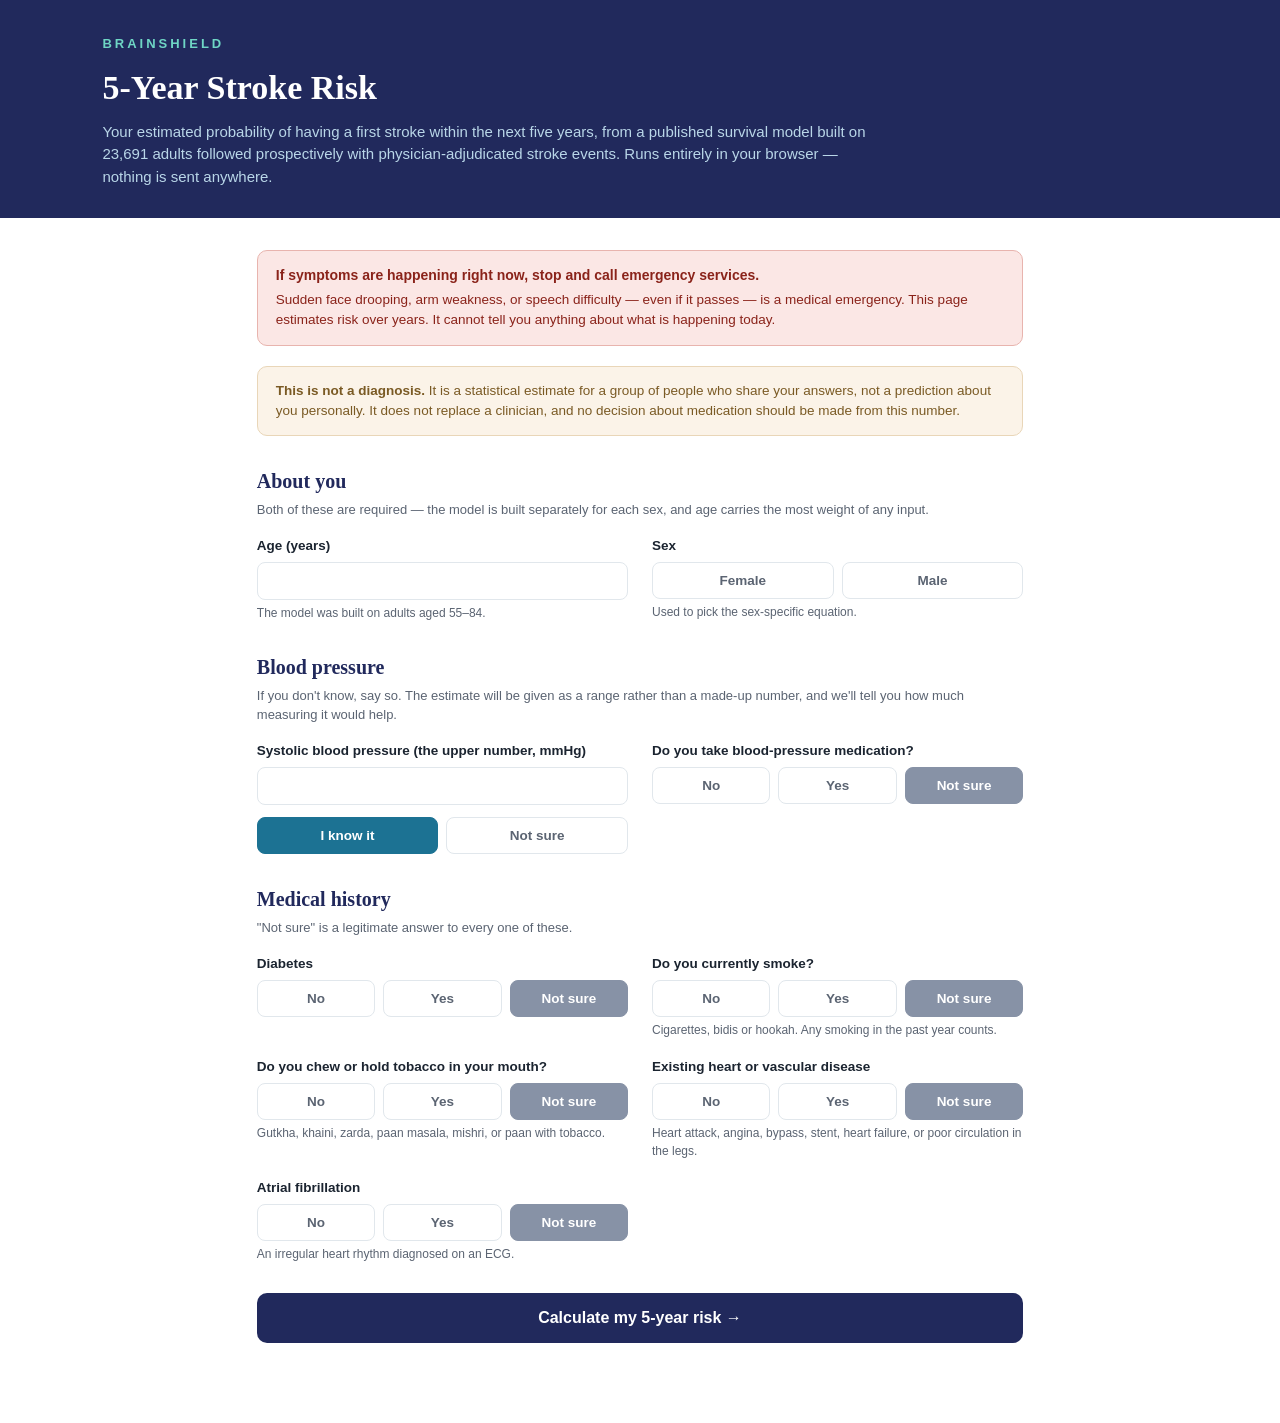
<file: risk5.html>
<!DOCTYPE html>
<html lang="en">
<head>
<meta charset="UTF-8" />
<meta name="viewport" content="width=device-width, initial-scale=1.0" />
<title>BrainShield — 5-Year Stroke Risk</title>
<style>
  :root{
    --navy:#21295C; --blue:#065A82; --teal:#1C7293; --mint:#6FD6C5;
    --ink:#1B2430; --muted:#5B6472; --card:#F2F6F8; --white:#FFFFFF;
    --danger:#B85042; --border:#E1E7EC; --amber:#8A5A00; --amberbg:#FDF2DC;
    --greenbg:#E4F3EE; --green:#1E7B5C; --redbg:#FBE7E5; --red:#96271C;
  }
  *{box-sizing:border-box;}
  body{margin:0; font-family:Calibri,"Segoe UI",Arial,sans-serif; background:var(--white); color:var(--ink); line-height:1.5;}
  header{background:var(--navy); color:var(--white); padding:34px 8vw 30px;}
  header .kicker{color:var(--mint); font-weight:700; letter-spacing:3px; font-size:13px; margin-bottom:8px;}
  header h1{font-family:Cambria,Georgia,serif; font-size:34px; margin:0 0 8px;}
  header p{color:#B9D6E8; font-size:15px; margin:0; max-width:780px;}
  main{max-width:920px; margin:0 auto; padding:32px 6vw 80px;}
  .emergency{background:#FBE7E5; border:1px solid #E8B4AE; color:#8A231A; padding:14px 18px;
    border-radius:10px; font-size:13.5px; margin-bottom:20px;}
  .emergency b{display:block; margin-bottom:4px; font-size:14px;}
  .disclaimer{background:#FBF3E8; border:1px solid #E9D6B8; color:#7A5A24; padding:14px 18px;
    border-radius:10px; font-size:13.5px; margin-bottom:30px;}
  .section{margin-bottom:30px;}
  .section h2{font-family:Cambria,Georgia,serif; font-size:20px; color:var(--navy); margin:0 0 4px;}
  .section .sub{color:var(--muted); font-size:13px; margin:0 0 16px;}
  .grid{display:grid; grid-template-columns:1fr 1fr; gap:18px 24px;}
  @media (max-width:640px){ .grid{grid-template-columns:1fr;} }
  .field{display:flex; flex-direction:column; gap:6px;}
  .field.full{grid-column:1 / -1;}
  label{font-size:13.5px; font-weight:700;}
  .hint{font-size:12px; color:var(--muted); margin-top:-2px;}
  input[type="number"]{padding:10px 12px; border:1px solid var(--border); border-radius:8px;
    font-size:14.5px; font-family:inherit; color:var(--ink); background:var(--white); width:100%;}
  input[type="number"]:focus{outline:2px solid var(--teal); outline-offset:1px;}
  input[type="number"]:disabled{background:#F4F6F8; color:#A8B0BA;}
  .toggle{display:flex; gap:8px;}
  .toggle button{flex:1; padding:10px 6px; border-radius:8px; border:1px solid var(--border);
    background:var(--white); color:var(--muted); font-family:inherit; font-size:13.5px;
    font-weight:700; cursor:pointer;}
  .toggle button.active{background:var(--teal); border-color:var(--teal); color:var(--white);}
  .toggle button.unsure.active{background:#8792A6; border-color:#8792A6;}
  #submitBtn{width:100%; padding:16px; font-size:16px; font-weight:700; color:var(--white);
    background:var(--navy); border:none; border-radius:10px; cursor:pointer; font-family:inherit;}
  #submitBtn:hover{background:#161c47;}
  #results{display:none; margin-top:36px;}
  .result-card{background:var(--card); border-radius:14px; padding:30px; text-align:center;}
  .risk-pct{font-family:Cambria,Georgia,serif; font-size:58px; font-weight:700; color:var(--navy); line-height:1.05;}
  .risk-range{font-family:Cambria,Georgia,serif; font-size:40px; font-weight:700; color:var(--navy); line-height:1.1;}
  .risk-label{font-size:14px; color:var(--muted); margin-top:6px;}
  .risk-band{display:inline-block; margin-top:14px; padding:6px 16px; border-radius:20px;
    font-size:13px; font-weight:700;}
  .plainly{margin-top:18px; font-size:14.5px; color:var(--ink); max-width:560px;
    margin-left:auto; margin-right:auto;}
  .compare{display:grid; grid-template-columns:1fr 1fr; gap:16px; margin-top:24px;}
  @media (max-width:560px){ .compare{grid-template-columns:1fr;} }
  .compare .box{background:var(--white); border:1px solid var(--border); border-radius:10px;
    padding:16px; text-align:center;}
  .compare .box .val{font-family:Cambria,Georgia,serif; font-size:26px; font-weight:700; color:var(--teal);}
  .compare .box .lbl{font-size:12.5px; color:var(--muted); margin-top:4px;}
  .panel{margin-top:22px; background:var(--white); border:1px solid var(--border);
    border-radius:12px; padding:20px;}
  .panel h3{font-family:Cambria,Georgia,serif; font-size:17px; color:var(--navy); margin:0 0 4px;}
  .panel .psub{font-size:12.5px; color:var(--muted); margin:0 0 14px;}
  .voi-row{display:flex; align-items:flex-start; gap:12px; padding:11px 0; border-top:1px solid var(--border);}
  .voi-row:first-of-type{border-top:none;}
  .voi-bar{flex:0 0 92px; height:8px; background:#E8EDF1; border-radius:4px; margin-top:6px; overflow:hidden;}
  .voi-bar i{display:block; height:100%; background:var(--teal);}
  .voi-text{flex:1; font-size:13.5px;}
  .voi-text b{color:var(--navy);}
  .voi-text .how{display:block; font-size:12.5px; color:var(--muted); margin-top:2px;}
  .voi-share{flex:0 0 52px; text-align:right; font-size:13px; font-weight:700; color:var(--teal); margin-top:2px;}
  .cf-row{padding:12px 0; border-top:1px solid var(--border); font-size:13.5px;}
  .cf-row:first-of-type{border-top:none;}
  .cf-head{display:flex; justify-content:space-between; gap:12px; align-items:baseline;}
  .cf-head b{color:var(--navy);}
  .cf-delta{font-family:Cambria,Georgia,serif; font-size:17px; font-weight:700; color:var(--green); white-space:nowrap;}
  .cf-caveat{font-size:12.5px; color:var(--muted); margin-top:3px;}
  .warnbox{margin-top:18px; background:var(--amberbg); border:1px solid #E9D6B8; color:var(--amber);
    border-radius:10px; padding:14px 16px; font-size:13px;}
  .warnbox b{display:block; margin-bottom:3px;}
  .model-badge{margin-top:28px; padding:16px 18px; border-radius:10px; background:var(--card);
    border:1px solid var(--border); font-size:12.5px; color:var(--muted); line-height:1.65;}
  .model-badge b{color:var(--navy);}
  .model-badge a{color:var(--teal);}
</style>
</head>
<body>
<header>
  <div class="kicker">BRAINSHIELD</div>
  <h1>5-Year Stroke Risk</h1>
  <p>Your estimated probability of having a first stroke within the next five years,
     from a published survival model built on 23,691 adults followed prospectively with
     physician-adjudicated stroke events. Runs entirely in your browser — nothing is sent anywhere.</p>
</header>

<main>
  <div class="emergency">
    <b>If symptoms are happening right now, stop and call emergency services.</b>
    Sudden face drooping, arm weakness, or speech difficulty — even if it passes — is a
    medical emergency. This page estimates risk over years. It cannot tell you anything
    about what is happening today.
  </div>

  <div class="disclaimer">
    <b>This is not a diagnosis.</b> It is a statistical estimate for a group of people who
    share your answers, not a prediction about you personally. It does not replace a
    clinician, and no decision about medication should be made from this number.
  </div>

  <form id="riskForm">
    <div class="section">
      <h2>About you</h2>
      <p class="sub">Both of these are required — the model is built separately for each sex,
         and age carries the most weight of any input.</p>
      <div class="grid">
        <div class="field">
          <label for="age">Age (years)</label>
          <input type="number" id="age" min="18" max="110" step="1" required />
          <span class="hint">The model was built on adults aged 55–84.</span>
        </div>
        <div class="field">
          <label>Sex</label>
          <div class="toggle" data-field="sex">
            <button type="button" data-value="women">Female</button>
            <button type="button" data-value="men">Male</button>
          </div>
          <span class="hint">Used to pick the sex-specific equation.</span>
        </div>
      </div>
    </div>

    <div class="section">
      <h2>Blood pressure</h2>
      <p class="sub">If you don't know, say so. The estimate will be given as a range rather
         than a made-up number, and we'll tell you how much measuring it would help.</p>
      <div class="grid">
        <div class="field">
          <label for="sbp">Systolic blood pressure (the upper number, mmHg)</label>
          <input type="number" id="sbp" min="70" max="260" step="1" />
          <div class="toggle" data-field="sbp_known" style="margin-top:6px;">
            <button type="button" data-value="1" class="active">I know it</button>
            <button type="button" data-value="0" class="unsure">Not sure</button>
          </div>
        </div>
        <div class="field">
          <label>Do you take blood-pressure medication?</label>
          <div class="toggle" data-field="on_htn_meds">
            <button type="button" data-value="0">No</button>
            <button type="button" data-value="1">Yes</button>
            <button type="button" data-value="null" class="unsure active">Not sure</button>
          </div>
        </div>
      </div>
    </div>

    <div class="section">
      <h2>Medical history</h2>
      <p class="sub">"Not sure" is a legitimate answer to every one of these.</p>
      <div class="grid">
        <div class="field">
          <label>Diabetes</label>
          <div class="toggle" data-field="diabetes">
            <button type="button" data-value="0">No</button>
            <button type="button" data-value="1">Yes</button>
            <button type="button" data-value="null" class="unsure active">Not sure</button>
          </div>
        </div>
        <div class="field">
          <label>Do you currently smoke?</label>
          <div class="toggle" data-field="current_smoker">
            <button type="button" data-value="0">No</button>
            <button type="button" data-value="1">Yes</button>
            <button type="button" data-value="null" class="unsure active">Not sure</button>
          </div>
          <span class="hint">Cigarettes, bidis or hookah. Any smoking in the past year counts.</span>
        </div>
        <div class="field">
          <label>Do you chew or hold tobacco in your mouth?</label>
          <div class="toggle" data-field="smokeless_tobacco">
            <button type="button" data-value="0">No</button>
            <button type="button" data-value="1">Yes</button>
            <button type="button" data-value="null" class="unsure active">Not sure</button>
          </div>
          <span class="hint">Gutkha, khaini, zarda, paan masala, mishri, or paan with tobacco.</span>
        </div>
        <div class="field">
          <label>Existing heart or vascular disease</label>
          <div class="toggle" data-field="prevalent_cvd">
            <button type="button" data-value="0">No</button>
            <button type="button" data-value="1">Yes</button>
            <button type="button" data-value="null" class="unsure active">Not sure</button>
          </div>
          <span class="hint">Heart attack, angina, bypass, stent, heart failure, or poor circulation in the legs.</span>
        </div>
        <div class="field">
          <label>Atrial fibrillation</label>
          <div class="toggle" data-field="atrial_fib">
            <button type="button" data-value="0">No</button>
            <button type="button" data-value="1">Yes</button>
            <button type="button" data-value="null" class="unsure active">Not sure</button>
          </div>
          <span class="hint">An irregular heart rhythm diagnosed on an ECG.</span>
        </div>
      </div>
    </div>

    <button type="submit" id="submitBtn">Calculate my 5-year risk →</button>
  </form>

  <div id="results">
    <div class="result-card">
      <div id="riskDisplay"></div>
      <div class="risk-label" id="riskLabel"></div>
      <div class="risk-band" id="riskBand"></div>
      <div class="plainly" id="plainly"></div>
      <div class="compare">
        <div class="box"><div class="val" id="optimalVal">—</div>
          <div class="lbl">The floor for your age: someone your age and sex with none of these risk factors and healthy blood pressure</div></div>
        <div class="box"><div class="val" id="cohortVal">—</div>
          <div class="lbl">The average person of your sex in the study population (aged 55+)</div></div>
      </div>
    </div>

    <div class="panel" id="voiPanel" style="display:none;">
      <h3>What would sharpen this estimate</h3>
      <p class="psub">You left some answers as "not sure", so the result above is a range.
         These are ranked by how much of that uncertainty each one accounts for.</p>
      <div id="voiList"></div>
    </div>

    <div class="panel" id="cfPanel" style="display:none;">
      <h3>What would change this number</h3>
      <p class="psub">Modelled effects of changing each factor, holding everything else fixed.
         These are associations measured in a cohort study, not guaranteed personal outcomes.</p>
      <div id="cfList"></div>
    </div>

    <div id="warnings"></div>

    <div class="model-badge" id="modelBadge"></div>
  </div>
</main>

<script>
window.RISK_MODEL = {"_generated_by": "src/risk/export_risk_model.py", "citation": {"paper": "Dufouil C, Beiser A, McLure LA, et al. Revised Framingham Stroke Risk Profile to Reflect Temporal Trends. Circulation. 2017;135(12):1145-1159.", "doi": "10.1161/CIRCULATIONAHA.115.021275", "pmid": "28159800", "pmcid": "PMC5504355", "open_access_full_text": "https://www.ncbi.nlm.nih.gov/pmc/articles/PMC5504355/"}, "applicability": {"derived_age_range": [55, 84], "note": "Both coefficient sets are derived exclusively in adults aged 55 and over, stroke-free at baseline. Applying them below age 55 is EXTRAPOLATION and must be labelled as such in any output. See fsrp.applicability().", "requires_stroke_free_at_baseline": true, "outcome": "First incident stroke (ischemic or hemorrhagic), WHO definition, adjudicated."}, "known_limitations": ["Discrimination is modest: published c-statistic 0.62-0.78 depending on cohort and sex.", "Calibration is significantly worse in Black participants (Table 5).", "Both cohorts are US-based. Absolute risk will not transport to other countries without recalibrating S0 to local stroke incidence - see recalibrate.py.", "ECG-LVH was dropped from the revised model and is not an input.", "Cholesterol, BMI, physical activity and diet are NOT in this model. Their effects are largely mediated through SBP, diabetes and prevalent CVD, which are included."], "horizon_years": 5, "default_set": "REGARDS_all", "adjunct_terms": {"_README": ["Risk factors NOT in the source cohort model, added as extra terms in the linear", "predictor using published, covariate-ADJUSTED hazard ratios. This is the standard", "way a validated equation is extended (the same approach SCORE2 uses for regional", "recalibration), and it is only defensible when three things hold:", "  1. the HR comes from a meta-analysis adjusted for the same covariates the base", "     model already contains, so the effect is not double-counted;", "  2. the factor is genuinely absent from the base cohort, so there is nothing to", "     double-count in the first place;", "  3. the centering mean uses the prevalence of the population being scored.", "Each term below states which of these it satisfies and which it assumes."], "smokeless_tobacco": {"field": "smokeless_tobacco", "label": "Chewed or held tobacco (gutkha, khaini, zarda, paan masala, mishri, betel quid with tobacco)", "hazard_ratio": 1.35, "ci": [1.2, 1.5], "source": "Pooled RR for stroke in chewing-tobacco users vs non-chewers. Association of smokeless tobacco and cerebrovascular accident: a systematic review and meta-analysis of global data. J Public Health (Oxf). 2020;42(2):e150. Overall smokeless-tobacco RR was 1.17 (1.04-1.30); the chewing-tobacco subgroup, which is the dominant Indian form, was 1.35 (1.20-1.50).", "why_needed": ["The base model asks only about SMOKING. In India that misses a very large group:", "GATS-2 (2016-17) found 29.6% of men and 12.8% of women currently use smokeless", "tobacco. Those users currently score as zero tobacco risk.", "The smokeless-tobacco-attributable fraction of fatal stroke is highest in India,", "at 14.8% (same meta-analysis)."], "why_separate_from_smoking": ["Its effect is materially smaller than smoking (REGARDS smoking HR is 2.00 in men,", "1.77 in women). Folding smokeless users into the smoking question would", "OVERESTIMATE their risk by roughly 50%. It is a separate question with its own", "coefficient."], "means": {"_source": "GATS-2 India 2016-17, current smokeless tobacco use", "men": 0.296, "women": 0.128, "confidence": "high - nationally representative survey, n>74,000"}, "assumptions_and_limits": ["ASSUMED INDEPENDENT of the base model's covariates. The base cohorts (REGARDS,", "Framingham) are US populations where smokeless tobacco use is uncommon and was", "not a modelled covariate, so there is little to double-count - condition 2 holds.", "The meta-analysis pools studies with heterogeneous adjustment, so condition 1 is", "only partly satisfied. Treat this term as the least certain part of the estimate.", "Dual users (smoking AND chewing) get both terms, which may overstate the combined", "effect if the two share a mechanism."], "centering": {"centre_at": 0, "why": ["The adjunct term is centred at ZERO, not at Indian prevalence.", "S0 is anchored to the base cohort (REGARDS), where smokeless tobacco use is", "uncommon and was not a covariate - so NON-USE is already the reference level that", "S0 was calibrated against. A non-user therefore gets no adjustment, and a user gets", "+ln(1.35).", "Centring on Indian prevalence instead would hand every Indian non-user a discount", "below the US baseline, which nothing in the evidence supports.", "The 'means' block above is used ONLY as a prior when the user answers 'not sure'."]}}}, "population_priors": {"_README": ["Priors used ONLY to propagate uncertainty when a user answers 'not sure'. They do", "not change the coefficients, and they do not affect anyone who answers every", "question. Selecting the wrong population makes unknown-input ranges wrong, not the", "point estimates."], "US_REGARDS": {"label": "US, REGARDS cohort (default)", "note": "Read from the coefficient set's own means block; see uncertainty.py _priors()."}, "India": {"label": "India, national surveys", "_WARNING": ["These are assembled from several national surveys, not one cohort, and one of them", "is DERIVED rather than measured. Check each before relying on it."], "current_smoking": {"men": 0.19, "women": 0.02, "source": "GATS-2 India 2016-17, current smoking", "confidence": "high"}, "smokeless_tobacco": {"men": 0.296, "women": 0.128, "source": "GATS-2 India 2016-17, current smokeless tobacco use", "confidence": "high"}, "diabetes": {"men": 0.119, "women": 0.078, "source": "NFHS-5 (2019-21), highest age band reported: men >50y 11.9%, women 45-49y 7.8%", "confidence": "medium - NFHS-5 likely UNDERESTIMATES relative to ICMR-INDIAB measured prevalence (~11-12% nationally, higher in urban areas). Revise upward if INDIAB age/sex bands are available."}, "htn_treatment": {"men": 0.132, "women": 0.137, "source": "DERIVED, not measured: hypertension prevalence (NFHS-5: men >50y 41.4%, women 45-49y 31.2%) multiplied by awareness (NFHS-5: men 32%, women 44%).", "confidence": "LOW - this is the weakest number in the file. Awareness is an upper bound on treatment, so the true figure is lower still. What matters is the direction, which is not in doubt: far fewer Indian adults are on BP medication than the ~49-55% in REGARDS."}, "_the_important_consequence": ["Only 32% of hypertensive Indian men and 44% of women are even AWARE of it, against", "roughly half of REGARDS participants being on treatment. So in India 'I don't know", "my blood pressure' is the normal case, not the exception.", "That makes the uncertainty-propagation and 'go measure this first' features more", "valuable here than in the population the model was built on, not less."]}}, "sets": {"REGARDS_all": {"label": "REGARDS, all participants, age 55+", "sexes": {"men": {"betas": {"age": 0.05423242908253617, "current_smoking": 0.6931471805599453, "prevalent_cvd": 0.2700271372130602, "atrial_fib": 0.4824261492442928, "age_ge65": 0.29266961396282004, "dm_age_lt65": 0.6626879730752367, "dm_age_ge65": 0.13976194237515863, "htn_treatment": 0.23111172096338664, "sbp_untreated": 0.00861776962410524, "sbp_treated": 0.004879016416943205}, "M": 5.042969936442757, "S0_5yr": 0.9730950186394897, "cohort_avg_5yr_risk": 0.031, "priors": {"smokeless_tobacco": 0.296, "on_htn_meds": 0.492, "diabetes": 0.227, "current_smoker": 0.131, "prevalent_cvd": 0.241, "atrial_fib": 0.088, "sbp_untreated_mean": 126, "sbp_treated_mean": 132, "sbp_sd": 17.0}}, "women": {"betas": {"age": 0.060431596685332954, "current_smoking": 0.5709795465857378, "prevalent_cvd": 0.41871033485818504, "atrial_fib": 0.45107561936021673, "age_ge65": 0.36464311358790924, "dm_age_lt65": 0.5068176023684519, "dm_age_ge65": 0.10436001532424286, "htn_treatment": 0.17395330712343798, "sbp_untreated": 0.014842000511827321, "sbp_treated": 0.016551443847757332}, "M": 6.526487020616369, "S0_5yr": 0.9780347307629503, "cohort_avg_5yr_risk": 0.027, "priors": {"smokeless_tobacco": 0.128, "on_htn_meds": 0.548, "diabetes": 0.214, "current_smoker": 0.133, "prevalent_cvd": 0.128, "atrial_fib": 0.085, "sbp_untreated_mean": 123, "sbp_treated_mean": 131, "sbp_sd": 17.0}}}}, "NewFHS": {"label": "Contemporary Framingham (the published 'new FSRP')", "sexes": {"men": {"betas": {"age": 0.0494696241836107, "current_smoking": 0.47000362924573563, "prevalent_cvd": 0.45107561936021673, "atrial_fib": 0.0769610411361284, "age_ge65": 0.4574248470388755, "dm_age_lt65": 1.3532545070416904, "dm_age_ge65": 0.34358970439007686, "htn_treatment": 0.8241754429663494, "sbp_untreated": 0.02700271372130602, "sbp_treated": 0.009531017980432493}, "M": 6.76825283316858, "S0_5yr": 0.9824862259607645, "cohort_avg_5yr_risk": 0.029, "priors": {"smokeless_tobacco": 0.296, "on_htn_meds": 0.421, "diabetes": 0.151, "current_smoker": 0.124, "prevalent_cvd": 0.18, "atrial_fib": 0.071, "sbp_untreated_mean": 132, "sbp_treated_mean": 139, "sbp_sd": 17.0}}, "women": {"betas": {"age": 0.08796267475025636, "current_smoking": 0.5128236264286637, "prevalent_cvd": -0.030459207484708574, "atrial_fib": 1.205970806988609, "age_ge65": 0.3987761199573678, "dm_age_lt65": 1.0715836162801904, "dm_age_ge65": 0.06765864847381486, "htn_treatment": 0.131028262406404, "sbp_untreated": 0.011332868530700327, "sbp_treated": 0.0173953307123438}, "M": 8.271540094895453, "S0_5yr": 0.9886358524148506, "cohort_avg_5yr_risk": 0.022, "priors": {"smokeless_tobacco": 0.128, "on_htn_meds": 0.397, "diabetes": 0.089, "current_smoker": 0.138, "prevalent_cvd": 0.101, "atrial_fib": 0.032, "sbp_untreated_mean": 129, "sbp_treated_mean": 144, "sbp_sd": 17.0}}}, "warning": ["Provided for reproducibility of the published new FSRP, NOT recommended as the", "shipping default. Derived on only ~60-62 five-year events, which makes several", "coefficients unstable and, in two cases, clinically misleading:", "  - men, atrial fibrillation: HR 1.08 (0.61-1.94), i.e. null, when AF is one of", "    the strongest established stroke risk factors.", "  - women, prevalent CVD: HR 0.97 (0.61-1.56), i.e. protective, which is not credible.", "Also: Table 5 shows this model miscalibrates significantly outside Framingham", "(calibration chi-square 102.4 in REGARDS Black women, 90.3 in REGARDS women overall)."]}}};
/*
 * BrainShield — 5-year absolute stroke risk, client side.
 *
 * Mirrors src/risk/fsrp.py and src/risk/uncertainty.py exactly. Parity is enforced by
 * tests/test_risk_parity.js against a fixture of Python-computed values, so this file
 * cannot drift from the Python without the test suite failing.
 *
 * Model:  risk(t|x) = 1 - S0(t) ^ exp(LP(x) - M)
 * All constants come from RISK_MODEL (generated by src/risk/export_risk_model.py from
 * published cohort tables; see src/risk/coefficients.json for per-parameter sources).
 */
(function (root) {
  "use strict";

  var UNCERTAIN_FIELDS = ["sbp", "on_htn_meds", "diabetes", "atrial_fib",
                          "prevalent_cvd", "current_smoker", "smokeless_tobacco"];

  function getModel() {
    var M = root.RISK_MODEL;
    if (!M) throw new Error("RISK_MODEL not loaded");
    return M;
  }

  function setFor(setName, sex) {
    var M = getModel();
    var s = M.sets[setName || M.default_set];
    if (!s) throw new Error("unknown coefficient set: " + setName);
    var e = s.sexes[sex];
    if (!e) throw new Error("sex must be 'men' or 'women', got " + sex);
    return e;
  }

  /* ---- linear predictor -------------------------------------------------- */
  function linearPredictor(p, setName) {
    var e = setFor(setName, p.sex), b = e.betas;
    var lp = b.age * p.age;
    if (p.age >= 65) lp += b.age_ge65;
    if (p.current_smoker) lp += b.current_smoking;
    if (p.prevalent_cvd) lp += b.prevalent_cvd;
    if (p.atrial_fib) lp += b.atrial_fib;
    if (p.diabetes) lp += (p.age >= 65) ? b.dm_age_ge65 : b.dm_age_lt65;
    if (p.on_htn_meds) lp += b.htn_treatment + b.sbp_treated * p.sbp;
    else lp += b.sbp_untreated * p.sbp;
    return lp + adjunctLP(p);
  }

  /* Extra terms for factors absent from the source cohort model.
     Centred at ZERO, not at population prevalence: smokeless tobacco use was
     negligible in the base cohort, so non-use already is the reference level S0 was
     calibrated against. A user gets +ln(HR); a non-user gets nothing. */
  function adjunctLP(p) {
    var adj = getModel().adjunct_terms;
    var lp = 0;
    if (adj && adj.smokeless_tobacco && p.smokeless_tobacco) {
      lp += Math.log(adj.smokeless_tobacco.hazard_ratio);
    }
    return lp;
  }

  function risk(p, setName) {
    var e = setFor(setName, p.sex);
    return 1 - Math.pow(e.S0_5yr, Math.exp(linearPredictor(p, setName) - e.M));
  }

  /* ---- applicability ----------------------------------------------------- */
  function applicability(p) {
    var M = getModel(), r = M.applicability.derived_age_range;
    var notes = [], status = "in_range";
    if (p.age < r[0]) {
      status = "extrapolation";
      notes.push("Age " + Math.round(p.age) + " is below " + r[0] + ", the youngest age this "
        + "model was derived on. Read the estimate as a rough indication of direction, "
        + "not as a calibrated probability.");
    } else if (p.age > r[1]) {
      status = "extrapolation";
      notes.push("Age " + Math.round(p.age) + " is above the derivation range (max " + r[1] + ").");
    }
    if (p.sbp > 180) {
      notes.push("A systolic blood pressure above 180 mmHg needs medical attention in its "
        + "own right, separately from any 5-year estimate.");
    }
    return { status: status, notes: notes, derived_age_range: r };
  }

  /* ---- deterministic RNG so results are reproducible --------------------- */
  function mulberry32(seed) {
    return function () {
      seed |= 0; seed = (seed + 0x6D2B79F5) | 0;
      var t = Math.imul(seed ^ (seed >>> 15), 1 | seed);
      t = (t + Math.imul(t ^ (t >>> 7), 61 | t)) ^ t;
      return ((t ^ (t >>> 14)) >>> 0) / 4294967296;
    };
  }
  function gauss(rand) {   // Box-Muller
    var u = 0, v = 0;
    while (u === 0) u = rand();
    while (v === 0) v = rand();
    return Math.sqrt(-2 * Math.log(u)) * Math.cos(2 * Math.PI * v);
  }

  /* ---- uncertainty propagation ------------------------------------------- */
  function unknownsOf(p) {
    return UNCERTAIN_FIELDS.filter(function (f) {
      return p[f] === null || p[f] === undefined;
    });
  }

  function sampleRisks(p, n, seed, setName) {
    var e = setFor(setName, p.sex), b = e.betas, pr = e.priors;
    var rand = mulberry32(seed), out = new Float64Array(n);
    var ge65 = p.age >= 65;
    var adjT = getModel().adjunct_terms;
    var adjHR = (adjT && adjT.smokeless_tobacco) ? adjT.smokeless_tobacco.hazard_ratio : null;

    for (var i = 0; i < n; i++) {
      var treated = (p.on_htn_meds === null || p.on_htn_meds === undefined)
        ? (rand() < pr.on_htn_meds) : !!p.on_htn_meds;
      var dm = (p.diabetes === null || p.diabetes === undefined)
        ? (rand() < pr.diabetes) : !!p.diabetes;
      var smk = (p.current_smoker === null || p.current_smoker === undefined)
        ? (rand() < pr.current_smoker) : !!p.current_smoker;
      var cvd = (p.prevalent_cvd === null || p.prevalent_cvd === undefined)
        ? (rand() < pr.prevalent_cvd) : !!p.prevalent_cvd;
      var af = (p.atrial_fib === null || p.atrial_fib === undefined)
        ? (rand() < pr.atrial_fib) : !!p.atrial_fib;
      var slt = (p.smokeless_tobacco === null || p.smokeless_tobacco === undefined)
        ? (rand() < (pr.smokeless_tobacco || 0)) : !!p.smokeless_tobacco;

      var sbp;
      if (p.sbp === null || p.sbp === undefined) {
        var mean = treated ? pr.sbp_treated_mean : pr.sbp_untreated_mean;
        sbp = Math.min(240, Math.max(80, mean + pr.sbp_sd * gauss(rand)));
      } else sbp = p.sbp;

      var lp = b.age * p.age + (ge65 ? b.age_ge65 : 0);
      if (smk) lp += b.current_smoking;
      if (cvd) lp += b.prevalent_cvd;
      if (af) lp += b.atrial_fib;
      if (dm) lp += ge65 ? b.dm_age_ge65 : b.dm_age_lt65;
      if (treated) lp += b.htn_treatment + b.sbp_treated * sbp;
      else lp += b.sbp_untreated * sbp;
      if (slt && adjHR) lp += Math.log(adjHR);

      out[i] = 1 - Math.pow(e.S0_5yr, Math.exp(lp - e.M));
    }
    return out;
  }

  function pct(sorted, q) {
    var i = (sorted.length - 1) * q, lo = Math.floor(i), hi = Math.ceil(i);
    return lo === hi ? sorted[lo] : sorted[lo] + (i - lo) * (sorted[hi] - sorted[lo]);
  }
  function variance(a) {
    var m = 0, i;
    for (i = 0; i < a.length; i++) m += a[i];
    m /= a.length;
    var v = 0;
    for (i = 0; i < a.length; i++) v += (a[i] - m) * (a[i] - m);
    return v / a.length;
  }

  var LABELS = {
    sbp: "your systolic blood pressure",
    on_htn_meds: "whether you take blood-pressure medication",
    diabetes: "whether you have diabetes",
    atrial_fib: "whether you have atrial fibrillation",
    prevalent_cvd: "whether you have existing heart or vascular disease",
    current_smoker: "whether you currently smoke",
    smokeless_tobacco: "whether you chew or hold tobacco (gutkha, khaini, zarda, paan masala)"
  };
  var HOWTO = {
    sbp: "A pharmacy BP machine, a clinic, or a home cuff. Take it twice, seated, and average.",
    on_htn_meds: "Check your prescriptions for amlodipine, lisinopril, losartan, ramipril, "
               + "telmisartan, a thiazide, or similar.",
    diabetes: "A fasting glucose or HbA1c test.",
    atrial_fib: "Requires an ECG. If you have had palpitations or an irregular pulse, ask a "
              + "doctor — untreated AF is one of the most treatable stroke risks there is.",
    prevalent_cvd: "A prior heart attack, angina, bypass, stent, heart failure or peripheral "
                 + "artery disease all count.",
    current_smoker: "Any smoking in the past year counts.",
    smokeless_tobacco: "Gutkha, khaini, zarda, paan masala, mishri, or betel quid (paan) with "
                     + "tobacco \u2014 chewed or held in the mouth rather than smoked."
  };

  /* First-order Sobol index: share of output variance each unknown explains. */
  function valueOfInformation(p, n, seed, setName) {
    var e = setFor(setName, p.sex), pr = e.priors;
    var base = sampleRisks(p, n, seed, setName);
    var baseVar = variance(base);
    var sortedBase = Array.prototype.slice.call(base).sort(function (a, b) { return a - b; });
    var baseW = pct(sortedBase, 0.9) - pct(sortedBase, 0.1);

    return unknownsOf(p).map(function (field) {
      var expVar, expW;
      if (field === "sbp") {
        var rand = mulberry32(seed + 17);
        var centre = (p.on_htn_meds === null || p.on_htn_meds === undefined)
          ? pr.on_htn_meds * pr.sbp_treated_mean + (1 - pr.on_htn_meds) * pr.sbp_untreated_mean
          : (p.on_htn_meds ? pr.sbp_treated_mean : pr.sbp_untreated_mean);
        var vs = 0, ws = 0, K = 16;
        for (var k = 0; k < K; k++) {
          var c = Math.min(240, Math.max(80, centre + pr.sbp_sd * gauss(rand)));
          var q = Object.assign({}, p); q.sbp = c;
          var r = sampleRisks(q, Math.max(2000, n / 8 | 0), seed + 23, setName);
          vs += variance(r);
          var sr = Array.prototype.slice.call(r).sort(function (a, b) { return a - b; });
          ws += pct(sr, 0.9) - pct(sr, 0.1);
        }
        expVar = vs / K; expW = ws / K;
      } else {
        var pt = pr[field];
        var qt = Object.assign({}, p); qt[field] = true;
        var qf = Object.assign({}, p); qf[field] = false;
        var rt = sampleRisks(qt, n, seed + 4, setName);
        var rf = sampleRisks(qf, n, seed + 5, setName);
        expVar = pt * variance(rt) + (1 - pt) * variance(rf);
        var st = Array.prototype.slice.call(rt).sort(function (a, b) { return a - b; });
        var sf = Array.prototype.slice.call(rf).sort(function (a, b) { return a - b; });
        expW = pt * (pct(st, 0.9) - pct(st, 0.1)) + (1 - pt) * (pct(sf, 0.9) - pct(sf, 0.1));
      }
      return {
        field: field,
        label: LABELS[field],
        how_to_find_out: HOWTO[field],
        variance_share: baseVar > 0 ? Math.max(0, (baseVar - expVar) / baseVar) : 0,
        current_width_pct: 100 * baseW,
        expected_width_pct: 100 * expW
      };
    }).sort(function (a, b) { return b.variance_share - a.variance_share; });
  }

  function estimate(p, opts) {
    opts = opts || {};
    var n = opts.n || 20000, seed = opts.seed || 11, setName = opts.set;
    var unk = unknownsOf(p);
    var risks = sampleRisks(p, n, seed, setName);
    var sorted = Array.prototype.slice.call(risks).sort(function (a, b) { return a - b; });
    var out = {
      point_pct: 100 * (unk.length ? pct(sorted, 0.5) : risks[0]),
      low_pct: 100 * pct(sorted, 0.1),
      high_pct: 100 * pct(sorted, 0.9),
      is_certain: unk.length === 0,
      unknown_fields: unk,
      horizon_years: 5,
      applicability: applicability(p)
    };
    out.interval_width_pct = out.high_pct - out.low_pct;
    if (unk.length) out.value_of_information = valueOfInformation(p, Math.min(n, 12000), seed + 1, setName);
    return out;
  }

  /* ---- counterfactuals ---------------------------------------------------
   * "Start blood-pressure medication" is deliberately NOT offered. At a fixed measured
   * SBP the fitted model gives treated people lower risk than untreated people — an
   * artifact of the flatter SBP-risk slope observed in treated cohorts, not a causal
   * treatment effect. Offering it would tell users a pill beats lowering their BP.
   * The honest lever is the SBP value itself.
   * -------------------------------------------------------------------- */
  function counterfactuals(p, setName) {
    var current = risk(p, setName), out = [];
    function add(label, mod, caveat) {
      var q = Object.assign({}, p, mod), r = risk(q, setName);
      if (r < current - 1e-12) {
        out.push({
          change: label, new_risk_pct: 100 * r,
          absolute_reduction_pct_points: 100 * (current - r),
          relative_reduction: (current - r) / current, caveat: caveat || null
        });
      }
    }
    if (p.sbp > 120) {
      [140, 130, 120].forEach(function (t) {
        if (p.sbp > t) add("Lower systolic BP from " + Math.round(p.sbp) + " to " + t + " mmHg",
          { sbp: t }, "Achieved with a doctor — through treatment, salt reduction, weight "
                    + "loss and exercise. Not something this tool can prescribe.");
      });
    }
    if (p.smokeless_tobacco) {
      add("Stop chewing tobacco", { smokeless_tobacco: false },
        "Modelled as the contrast with a non-user, using a pooled hazard ratio from a "
      + "meta-analysis of chewing-tobacco users.");
    }
    if (p.current_smoker) {
      add("Stop smoking", { current_smoker: false },
        "The model treats smoking as current/not-current, so this is the contrast with a "
      + "non-smoker rather than a predicted trajectory after quitting.");
    }
    if (p.atrial_fib) {
      out.push({
        change: "Atrial fibrillation — ask about anticoagulation",
        new_risk_pct: null, absolute_reduction_pct_points: null, relative_reduction: null,
        caveat: "AF is an input to this model, so it cannot be switched off here. But "
              + "AF-related stroke is substantially preventable with appropriate "
              + "anticoagulation. Worth raising with a doctor now."
      });
    }
    out.sort(function (a, b) { return (b.relative_reduction || 0) - (a.relative_reduction || 0); });
    return { current_risk_pct: 100 * current, options: out };
  }

  var API = {
    linearPredictor: linearPredictor, risk: risk, applicability: applicability,
    estimate: estimate, valueOfInformation: valueOfInformation,
    counterfactuals: counterfactuals, unknownsOf: unknownsOf,
    UNCERTAIN_FIELDS: UNCERTAIN_FIELDS
  };
  if (typeof module !== "undefined" && module.exports) module.exports = API;
  root.BrainShieldRisk = API;
})(typeof globalThis !== "undefined" ? globalThis : this);


(function(){
  "use strict";
  var R = window.BrainShieldRisk;
  var state = { sex:null, sbp_known:1, on_htn_meds:null, diabetes:null,
                current_smoker:null, prevalent_cvd:null, atrial_fib:null,
                smokeless_tobacco:null };

  function parseVal(v){ return v === "null" ? null : (v === "1" ? true : (v === "0" ? false : v)); }

  document.querySelectorAll(".toggle").forEach(function(group){
    var field = group.getAttribute("data-field");
    group.querySelectorAll("button").forEach(function(btn){
      btn.addEventListener("click", function(){
        group.querySelectorAll("button").forEach(function(b){ b.classList.remove("active"); });
        btn.classList.add("active");
        state[field] = parseVal(btn.getAttribute("data-value"));
        if (field === "sbp_known"){
          var input = document.getElementById("sbp");
          var known = btn.getAttribute("data-value") === "1";
          input.disabled = !known;
          if (!known) input.value = "";
        }
      });
    });
  });

  function fmt(x){ return x.toFixed(x < 1 ? 2 : 1) + "%"; }

  /* Bands compare against a same-age, same-sex person with no risk factors, NOT against
     the cohort average. The cohort average is an all-ages-55+ figure, so calling it
     "average for your age group" would be false for anyone far from the cohort mean age. */
  function bandFor(pct, optimalPct){
    var ratio = optimalPct > 0 ? pct / optimalPct : 1;
    if (ratio < 1.25) return ["Close to the floor for your age", "greenbg", "green"];
    if (ratio < 2.0)  return ["Moderately above the floor for your age", "amberbg", "amber"];
    return ["Well above the floor for your age", "redbg", "red"];
  }

  document.getElementById("riskForm").addEventListener("submit", function(e){
    e.preventDefault();
    var age = parseFloat(document.getElementById("age").value);
    if (!state.sex){ alert("Please select a sex — the model uses a different equation for each."); return; }
    if (!age){ alert("Please enter your age."); return; }

    var sbpRaw = document.getElementById("sbp").value;
    var sbp = (state.sbp_known && sbpRaw !== "") ? parseFloat(sbpRaw) : null;

    var profile = {
      age: age, sex: state.sex, sbp: sbp,
      on_htn_meds: state.on_htn_meds, diabetes: state.diabetes,
      current_smoker: state.current_smoker, prevalent_cvd: state.prevalent_cvd,
      atrial_fib: state.atrial_fib, smokeless_tobacco: state.smokeless_tobacco
    };

    var est = R.estimate(profile, { n: 20000 });
    var cohort = 100 * RISK_MODEL.sets[RISK_MODEL.default_set].sexes[state.sex].cohort_avg_5yr_risk;
    var optimal = { age: age, sex: state.sex, sbp: 110, on_htn_meds:false, diabetes:false,
                    current_smoker:false, prevalent_cvd:false, atrial_fib:false,
                    smokeless_tobacco:false };

    // headline
    var disp = document.getElementById("riskDisplay");
    var label = document.getElementById("riskLabel");
    if (est.is_certain){
      disp.innerHTML = '<div class="risk-pct">' + fmt(est.point_pct) + '</div>';
      label.textContent = "estimated probability of a first stroke in the next 5 years";
    } else {
      disp.innerHTML = '<div class="risk-range">' + fmt(est.low_pct) + " – " + fmt(est.high_pct) + '</div>';
      label.textContent = "likely range for your 5-year stroke risk, given what you told us";
    }

    var optimalPct = 100 * R.risk(optimal);
    var b = bandFor(est.point_pct, optimalPct);
    var band = document.getElementById("riskBand");
    band.textContent = b[0];
    band.style.background = getComputedStyle(document.documentElement).getPropertyValue("--" + b[1]);
    band.style.color = getComputedStyle(document.documentElement).getPropertyValue("--" + b[2]);

    // plain-language reading
    var per1000 = Math.round(est.point_pct * 10);
    var plain = "Out of 1,000 people who answered exactly as you did, about <b>" + per1000 +
      "</b> would be expected to have a stroke in the next five years, and about <b>" +
      (1000 - per1000) + "</b> would not.";
    if (!est.is_certain){
      plain += " Because some answers were “not sure”, the honest answer is a range, not a single figure.";
    }
    document.getElementById("plainly").innerHTML = plain;

    // comparisons
    document.getElementById("optimalVal").textContent = fmt(optimalPct);
    document.getElementById("cohortVal").textContent = fmt(cohort);

    // value of information
    var voiPanel = document.getElementById("voiPanel");
    if (est.value_of_information && est.value_of_information.length){
      var html = "";
      est.value_of_information.forEach(function(r){
        var sharePct = Math.round(100 * r.variance_share);
        html += '<div class="voi-row">' +
          '<div class="voi-bar"><i style="width:' + Math.max(2, sharePct) + '%"></i></div>' +
          '<div class="voi-share">' + sharePct + '%</div>' +
          '<div class="voi-text">Find out <b>' + r.label + '</b>' +
          '<span class="how">' + r.how_to_find_out + '</span></div></div>';
      });
      document.getElementById("voiList").innerHTML = html;
      voiPanel.style.display = "block";
    } else voiPanel.style.display = "none";

    // counterfactuals — only meaningful with a complete profile
    var cfPanel = document.getElementById("cfPanel");
    if (est.is_certain){
      var cf = R.counterfactuals(profile);
      if (cf.options.length){
        var h = "";
        cf.options.forEach(function(o){
          h += '<div class="cf-row"><div class="cf-head"><b>' + o.change + '</b>';
          if (o.absolute_reduction_pct_points !== null){
            h += '<span class="cf-delta">' + fmt(o.new_risk_pct) + '</span>';
          }
          h += '</div>';
          if (o.absolute_reduction_pct_points !== null){
            h += '<div class="cf-caveat">Would lower the estimate by ' +
              o.absolute_reduction_pct_points.toFixed(2) + ' percentage points (' +
              Math.round(100 * o.relative_reduction) + '% lower). ' + (o.caveat || "") + '</div>';
          } else if (o.caveat){
            h += '<div class="cf-caveat">' + o.caveat + '</div>';
          }
          h += '</div>';
        });
        document.getElementById("cfList").innerHTML = h;
        cfPanel.style.display = "block";
      } else cfPanel.style.display = "none";
    } else cfPanel.style.display = "none";

    // warnings
    var w = "";
    est.applicability.notes.forEach(function(n){
      w += '<div class="warnbox"><b>Worth knowing</b>' + n + '</div>';
    });
    if (est.applicability.status === "extrapolation"){
      w += '<div class="warnbox"><b>Outside the model’s validated range</b>' +
        'Every person used to build this model was 55 or older. Below that age, absolute ' +
        '5-year stroke risk is genuinely very low, and the figure above is an extrapolation ' +
        'rather than a calibrated probability. Treat it as a direction, not a number.</div>';
    }
    document.getElementById("warnings").innerHTML = w;

    // provenance
    var cs = RISK_MODEL.sets[RISK_MODEL.default_set];
    document.getElementById("modelBadge").innerHTML =
      "<b>How this number was produced.</b> Cox proportional-hazards survival model, " +
      "risk = 1 − S₀(5)^exp(LP − M). Coefficients: " + cs.label + ". " +
      "Source: " + RISK_MODEL.citation.paper + " " +
      "(<a href='" + RISK_MODEL.citation.open_access_full_text + "' target='_blank' rel='noopener'>open access</a>). " +
      "Published discrimination for this model family is a c-statistic of 0.62–0.78 depending " +
      "on cohort and sex — useful for ranking, far from certainty for any individual. " +
      "Calibration is meaningfully worse in Black participants than white participants in the " +
      "source data, so the number shown will be less accurate for some people than others. " +
      "Every coefficient is traceable to a published table in <code>src/risk/coefficients.json</code>.";

    document.getElementById("results").style.display = "block";
    document.getElementById("results").scrollIntoView({ behavior:"smooth" });
  });
})();
</script>
</body>
</html>
</file>
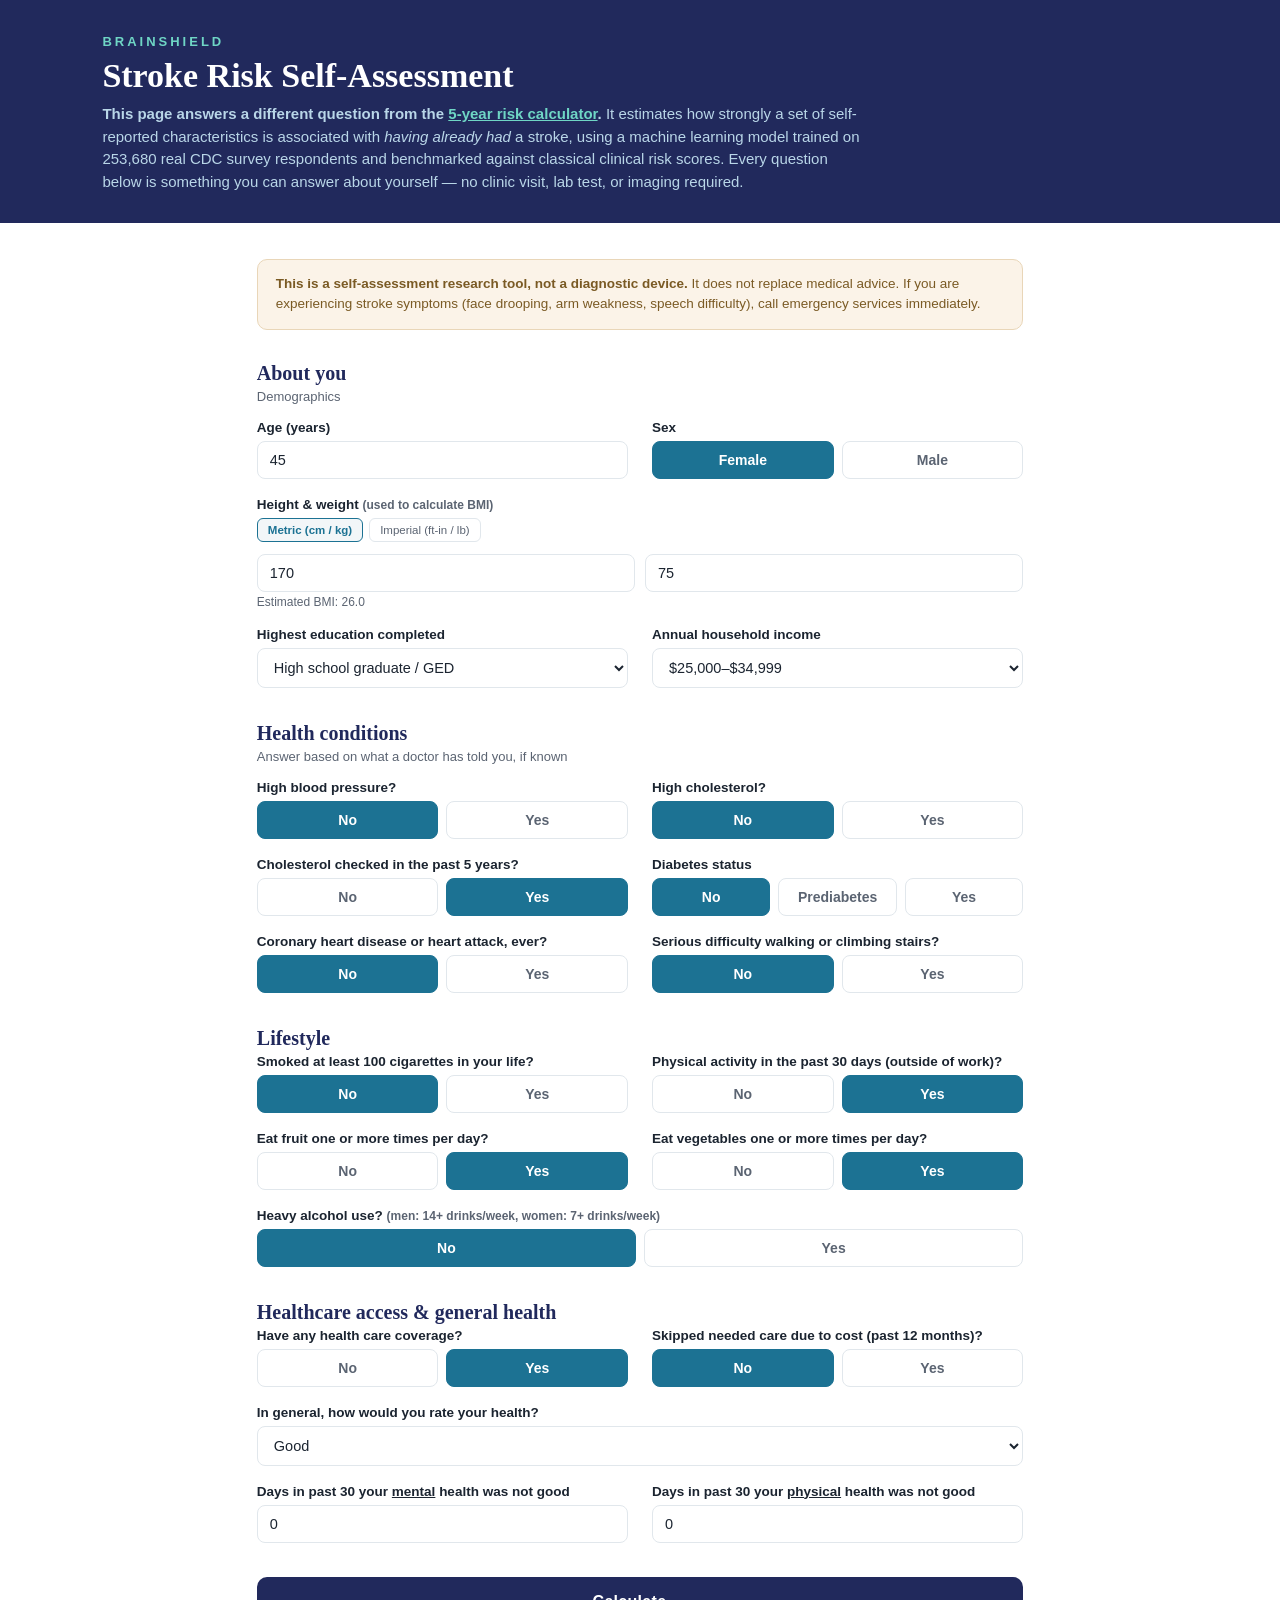
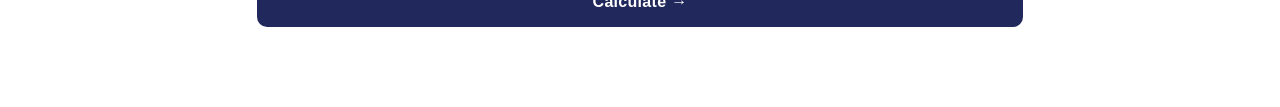
<file: src/index_template.html>
<!DOCTYPE html>
<html lang="en">
<head>
<meta charset="UTF-8" />
<meta name="viewport" content="width=device-width, initial-scale=1.0" />
<title>BrainShield — Stroke Risk Self-Assessment</title>
<style>
  :root{
    --navy:#21295C; --blue:#065A82; --teal:#1C7293; --mint:#6FD6C5;
    --ink:#1B2430; --muted:#5B6472; --card:#F2F6F8; --white:#FFFFFF;
    --danger:#B85042; --border:#E1E7EC;
  }
  *{box-sizing:border-box;}
  body{margin:0; font-family: Calibri, "Segoe UI", Arial, sans-serif; background:var(--white); color:var(--ink);}
  header{background:var(--navy); color:var(--white); padding:34px 8vw 30px;}
  header .kicker{color:var(--mint); font-weight:700; letter-spacing:3px; font-size:13px; margin-bottom:8px;}
  header h1{font-family: Cambria, Georgia, serif; font-size:34px; margin:0 0 8px;}
  header p{color:#B9D6E8; font-size:15px; margin:0; max-width:760px; line-height:1.5;}
  main{max-width:920px; margin:0 auto; padding:36px 6vw 80px;}
  .disclaimer{background:#FBF3E8; border:1px solid #E9D6B8; color:#7A5A24; padding:14px 18px; border-radius:10px; font-size:13.5px; margin-bottom:32px; line-height:1.5;}
  .section{margin-bottom:34px;}
  .section h2{font-family: Cambria, Georgia, serif; font-size:20px; color:var(--navy); margin:0 0 4px;}
  .section .sub{color:var(--muted); font-size:13px; margin:0 0 16px;}
  .grid{display:grid; grid-template-columns:1fr 1fr; gap:18px 24px;}
  @media (max-width:640px){ .grid{grid-template-columns:1fr;} }
  .field{display:flex; flex-direction:column; gap:6px;}
  .field.full{grid-column:1 / -1;}
  label{font-size:13.5px; font-weight:700; color:var(--ink);}
  .hint{font-size:12px; color:var(--muted); margin-top:-3px;}
  input[type="number"], select{
    padding:10px 12px; border:1px solid var(--border); border-radius:8px; font-size:14.5px;
    font-family:inherit; color:var(--ink); background:var(--white);
  }
  input[type="number"]:focus, select:focus{ outline:2px solid var(--teal); outline-offset:1px; }
  .toggle{display:flex; gap:8px;}
  .toggle button{
    flex:1; padding:10px 8px; border-radius:8px; border:1px solid var(--border); background:var(--white);
    color:var(--muted); font-family:inherit; font-size:14px; font-weight:700; cursor:pointer;
  }
  .toggle button.active{ background:var(--teal); border-color:var(--teal); color:var(--white); }
  .toggle3 button{flex:1;}
  .unit-toggle{display:flex; gap:6px; margin-bottom:6px;}
  .unit-toggle button{padding:5px 10px; font-size:11.5px; border-radius:6px; border:1px solid var(--border); background:var(--white); color:var(--muted); cursor:pointer; font-family:inherit;}
  .unit-toggle button.active{background:var(--card); border-color:var(--teal); color:var(--teal); font-weight:700;}
  .row2{display:grid; grid-template-columns:1fr 1fr; gap:10px;}
  #submitBtn{
    width:100%; padding:16px; font-size:16px; font-weight:700; color:var(--white);
    background:var(--navy); border:none; border-radius:10px; cursor:pointer; font-family:inherit;
    letter-spacing:0.3px;
  }
  #submitBtn:hover{ background:#161c47; }
  #results{ display:none; margin-top:40px; }
  .result-card{ background:var(--card); border-radius:14px; padding:32px; text-align:center; }
  .result-card .risk-pct{ font-family:Cambria, Georgia, serif; font-size:60px; font-weight:700; color:var(--navy); }
  .result-card .risk-label{ font-size:14px; color:var(--muted); margin-top:-6px; }
  .risk-band{ display:inline-block; margin-top:14px; padding:6px 16px; border-radius:20px; font-size:13px; font-weight:700; }
  .compare{ display:grid; grid-template-columns:1fr 1fr; gap:16px; margin-top:26px; }
  .compare .box{ background:var(--white); border:1px solid var(--border); border-radius:10px; padding:18px; text-align:center; }
  .compare .box .val{ font-family:Cambria, Georgia, serif; font-size:28px; font-weight:700; color:var(--teal); }
  .compare .box.baseline .val{ color:var(--muted); }
  .compare .box .lbl{ font-size:12.5px; color:var(--muted); margin-top:4px; }
  .factors{ margin-top:28px; }
  .factors h3{ font-size:15px; color:var(--navy); margin-bottom:10px; }
  .factor-chip{ display:inline-block; background:var(--white); border:1px solid var(--border); border-radius:20px; padding:6px 14px; margin:0 6px 8px 0; font-size:12.5px; color:var(--ink); }
  .factor-chip.hit{ background:var(--navy); color:var(--white); border-color:var(--navy); }
  footer.note{ margin-top:26px; font-size:12px; color:var(--muted); line-height:1.6; text-align:left; }
  .model-badge{ margin-top:34px; padding:16px 18px; border-radius:10px; background:var(--white); border:1px solid var(--border); font-size:12.5px; color:var(--muted); line-height:1.6; }
  .model-badge b{ color:var(--navy); }
/*__RPPG_CSS__*/
</style>
</head>
<body>
<header>
  <div class="kicker">BRAINSHIELD</div>
  <h1>Stroke Risk Self-Assessment</h1>
  <p><b>This page answers a different question from the <a href="risk5.html" style="color:#6FD6C5;">5-year risk calculator</a>.</b> It estimates how strongly a set of self-reported characteristics is associated with <i>having already had</i> a stroke, using a machine learning model trained on 253,680 real CDC survey respondents and benchmarked against classical clinical risk scores. Every question below is something you can answer about yourself — no clinic visit, lab test, or imaging required.</p>
</header>
<main>
  <div class="disclaimer"><b>This is a self-assessment research tool, not a diagnostic device.</b> It does not replace medical advice. If you are experiencing stroke symptoms (face drooping, arm weakness, speech difficulty), call emergency services immediately.</div>

  <form id="riskForm">

    <div class="section">
      <h2>About you</h2>
      <p class="sub">Demographics</p>
      <div class="grid">
        <div class="field">
          <label>Age (years)</label>
          <input type="number" id="ageYears" min="18" max="99" value="45" required>
        </div>
        <div class="field">
          <label>Sex</label>
          <div class="toggle" data-field="Sex">
            <button type="button" data-value="0" class="active">Female</button>
            <button type="button" data-value="1">Male</button>
          </div>
        </div>
        <div class="field full">
          <label>Height &amp; weight <span class="hint">(used to calculate BMI)</span></label>
          <div class="unit-toggle" id="unitToggle">
            <button type="button" data-unit="metric" class="active">Metric (cm / kg)</button>
            <button type="button" data-unit="imperial">Imperial (ft-in / lb)</button>
          </div>
          <div class="row2" id="metricInputs">
            <input type="number" id="heightCm" placeholder="Height (cm)" value="170" min="120" max="230">
            <input type="number" id="weightKg" placeholder="Weight (kg)" value="75" min="30" max="250">
          </div>
          <div class="row2" id="imperialInputs" style="display:none;">
            <input type="number" id="heightFt" placeholder="Height — feet" value="5" min="3" max="7">
            <input type="number" id="heightIn" placeholder="Height — inches" value="7" min="0" max="11">
          </div>
          <div class="row2" id="imperialWeightRow" style="display:none; margin-top:10px;">
            <input type="number" id="weightLb" placeholder="Weight (lb)" value="165" min="60" max="550">
            <div></div>
          </div>
          <div class="hint" id="bmiPreview">Estimated BMI: —</div>
        </div>
        <div class="field">
          <label>Highest education completed</label>
          <select id="Education">
            <option value="1">Never attended / kindergarten only</option>
            <option value="2">Grades 1–8 (elementary)</option>
            <option value="3">Grades 9–11 (some high school)</option>
            <option value="4" selected>High school graduate / GED</option>
            <option value="5">Some college / technical school</option>
            <option value="6">College graduate (4+ years)</option>
          </select>
        </div>
        <div class="field">
          <label>Annual household income</label>
          <select id="Income">
            <option value="1">Less than $10,000</option>
            <option value="2">$10,000–$14,999</option>
            <option value="3">$15,000–$19,999</option>
            <option value="4">$20,000–$24,999</option>
            <option value="5" selected>$25,000–$34,999</option>
            <option value="6">$35,000–$49,999</option>
            <option value="7">$50,000–$74,999</option>
            <option value="8">$75,000 or more</option>
          </select>
        </div>
      </div>
    </div>

    <div class="section">
      <h2>Health conditions</h2>
      <p class="sub">Answer based on what a doctor has told you, if known</p>
      <div class="grid">
        <div class="field"><label>High blood pressure?</label><div class="toggle" data-field="HighBP"><button type="button" data-value="0" class="active">No</button><button type="button" data-value="1">Yes</button></div></div>
        <div class="field"><label>High cholesterol?</label><div class="toggle" data-field="HighChol"><button type="button" data-value="0" class="active">No</button><button type="button" data-value="1">Yes</button></div></div>
        <div class="field"><label>Cholesterol checked in the past 5 years?</label><div class="toggle" data-field="CholCheck"><button type="button" data-value="0">No</button><button type="button" data-value="1" class="active">Yes</button></div></div>
        <div class="field"><label>Diabetes status</label>
          <div class="toggle toggle3" data-field="Diabetes">
            <button type="button" data-value="0" class="active">No</button>
            <button type="button" data-value="1">Prediabetes</button>
            <button type="button" data-value="2">Yes</button>
          </div>
        </div>
        <div class="field"><label>Coronary heart disease or heart attack, ever?</label><div class="toggle" data-field="HeartDiseaseorAttack"><button type="button" data-value="0" class="active">No</button><button type="button" data-value="1">Yes</button></div></div>
        <div class="field"><label>Serious difficulty walking or climbing stairs?</label><div class="toggle" data-field="DiffWalk"><button type="button" data-value="0" class="active">No</button><button type="button" data-value="1">Yes</button></div></div>
      </div>
    </div>

    <div class="section">
      <h2>Lifestyle</h2>
      <div class="grid">
        <div class="field"><label>Smoked at least 100 cigarettes in your life?</label><div class="toggle" data-field="Smoker"><button type="button" data-value="0" class="active">No</button><button type="button" data-value="1">Yes</button></div></div>
        <div class="field"><label>Physical activity in the past 30 days (outside of work)?</label><div class="toggle" data-field="PhysActivity"><button type="button" data-value="0">No</button><button type="button" data-value="1" class="active">Yes</button></div></div>
        <div class="field"><label>Eat fruit one or more times per day?</label><div class="toggle" data-field="Fruits"><button type="button" data-value="0">No</button><button type="button" data-value="1" class="active">Yes</button></div></div>
        <div class="field"><label>Eat vegetables one or more times per day?</label><div class="toggle" data-field="Veggies"><button type="button" data-value="0">No</button><button type="button" data-value="1" class="active">Yes</button></div></div>
        <div class="field full"><label>Heavy alcohol use? <span class="hint">(men: 14+ drinks/week, women: 7+ drinks/week)</span></label><div class="toggle" data-field="HvyAlcoholConsump"><button type="button" data-value="0" class="active">No</button><button type="button" data-value="1">Yes</button></div></div>
      </div>
    </div>

    <div class="section">
      <h2>Healthcare access &amp; general health</h2>
      <div class="grid">
        <div class="field"><label>Have any health care coverage?</label><div class="toggle" data-field="AnyHealthcare"><button type="button" data-value="0">No</button><button type="button" data-value="1" class="active">Yes</button></div></div>
        <div class="field"><label>Skipped needed care due to cost (past 12 months)?</label><div class="toggle" data-field="NoDocbcCost"><button type="button" data-value="0" class="active">No</button><button type="button" data-value="1">Yes</button></div></div>
        <div class="field full">
          <label>In general, how would you rate your health?</label>
          <select id="GenHlth">
            <option value="1">Excellent</option>
            <option value="2">Very good</option>
            <option value="3" selected>Good</option>
            <option value="4">Fair</option>
            <option value="5">Poor</option>
          </select>
        </div>
        <div class="field"><label>Days in past 30 your <u>mental</u> health was not good</label><input type="number" id="MentHlth" min="0" max="30" value="0"></div>
        <div class="field"><label>Days in past 30 your <u>physical</u> health was not good</label><input type="number" id="PhysHlth" min="0" max="30" value="0"></div>
      </div>
    </div>

    <button type="submit" id="submitBtn">Calculate &rarr;</button>
  </form>

<!--__RPPG_SECTION__-->

  <div id="results">
    <div class="result-card">
      <div class="risk-pct" id="riskPct">—</div>
      <div class="risk-label">estimated probability that a person answering this way<br>has <b>already had</b> a stroke at some point in their life</div>
      <div style="margin-top:12px;font-size:13px;color:#5B6472;max-width:460px;margin-left:auto;margin-right:auto;line-height:1.5;">This is <b>not</b> a forecast. The training data asks &ldquo;have you ever been told you had a stroke?&rdquo;, measured at a single point in time, so the model describes who has already had one &mdash; not who will. For a forward-looking 5-year estimate, see <a href="risk5.html" style="color:#1C7293;">the 5-year risk calculator</a>, which uses a survival model built on people followed prospectively over time.</div>
      <div class="risk-band" id="riskBand"></div>

      <div class="compare">
        <div class="box baseline">
          <div class="val" id="baselineVal">—</div>
          <div class="lbl">Classical-score-style estimate<br>(Framingham/QRISK-type model)</div>
        </div>
        <div class="box">
          <div class="val" id="mlVal">—</div>
          <div class="lbl">BrainShield ML estimate<br>(calibrated, this study's model)</div>
        </div>
      </div>

      <div class="factors">
        <h3>Factors most associated with elevated risk in this model</h3>
        <div id="factorChips"></div>
      </div>
    </div>

    <div class="model-badge">
      <b>About this estimate:</b> Generated entirely in your browser — no data was sent anywhere. Model: XGBoost, isotonic-calibrated, trained and validated on CDC BRFSS 2015 (n=253,680). Test-set performance: AUROC 0.828 (95% CI 0.819–0.836) vs. 0.789 for the classical-score baseline shown above, a statistically significant improvement. This tool reflects a cross-sectional self-report association, not a clinically confirmed prospective risk calculation — see the accompanying paper for full methodology and limitations.
    </div>

    <footer class="note">BrainShield v1 — research prototype. Not for clinical use.</footer>
  </div>
</main>

<script>
/*__MODEL_DATA__*/
/*__BASELINE_DATA__*/
/*__SHAP_DATA__*/

// ---------------- Toggle button wiring ----------------
document.querySelectorAll(".toggle").forEach(function(group){
  group.querySelectorAll("button").forEach(function(btn){
    btn.addEventListener("click", function(){
      group.querySelectorAll("button").forEach(function(b){ b.classList.remove("active"); });
      btn.classList.add("active");
    });
  });
});

function getToggleValue(fieldName){
  var group = document.querySelector('.toggle[data-field="' + fieldName + '"]');
  var active = group.querySelector("button.active");
  return parseFloat(active.getAttribute("data-value"));
}

// ---------------- Unit toggle for height/weight ----------------
var unitToggle = document.getElementById("unitToggle");
unitToggle.querySelectorAll("button").forEach(function(btn){
  btn.addEventListener("click", function(){
    unitToggle.querySelectorAll("button").forEach(function(b){ b.classList.remove("active"); });
    btn.classList.add("active");
    var metric = btn.getAttribute("data-unit") === "metric";
    document.getElementById("metricInputs").style.display = metric ? "grid" : "none";
    document.getElementById("imperialInputs").style.display = metric ? "none" : "grid";
    document.getElementById("imperialWeightRow").style.display = metric ? "none" : "grid";
    updateBmiPreview();
  });
});

function computeBMI(){
  var metric = unitToggle.querySelector("button.active").getAttribute("data-unit") === "metric";
  var bmi;
  if (metric){
    var h = parseFloat(document.getElementById("heightCm").value) / 100;
    var w = parseFloat(document.getElementById("weightKg").value);
    bmi = w / (h*h);
  } else {
    var ft = parseFloat(document.getElementById("heightFt").value) || 0;
    var inch = parseFloat(document.getElementById("heightIn").value) || 0;
    var totalIn = ft*12 + inch;
    var wlb = parseFloat(document.getElementById("weightLb").value);
    bmi = 703 * wlb / (totalIn*totalIn);
  }
  return bmi;
}
function updateBmiPreview(){
  var bmi = computeBMI();
  document.getElementById("bmiPreview").textContent = isFinite(bmi) ? ("Estimated BMI: " + bmi.toFixed(1)) : "Estimated BMI: —";
}
["heightCm","weightKg","heightFt","heightIn","weightLb"].forEach(function(id){
  document.getElementById(id).addEventListener("input", updateBmiPreview);
});
updateBmiPreview();

function ageToBand(age){
  var bounds = [24,29,34,39,44,49,54,59,64,69,74,79];
  for (var i=0;i<bounds.length;i++){ if (age <= bounds[i]) return i+1; }
  return 13;
}

// ---------------- XGBoost tree-ensemble inference (validated vs Python, see project notes) ----------------
function evalTree(node, features){
  if (Object.prototype.hasOwnProperty.call(node, "leaf")) return node.leaf;
  var val = features[node.split];
  var cond = node.split_condition;
  var nextId;
  if (val === undefined || val === null || isNaN(val)) { nextId = node.missing; }
  else if (val < cond) { nextId = node.yes; }
  else { nextId = node.no; }
  var child = null;
  for (var i=0;i<node.children.length;i++){ if (node.children[i].nodeid === nextId){ child = node.children[i]; break; } }
  return evalTree(child, features);
}
function sigmoid(x){ return 1/(1+Math.exp(-x)); }
function predictRaw(features){
  var margin = MODEL.base_margin;
  for (var i=0;i<MODEL.trees.length;i++){ margin += evalTree(MODEL.trees[i], features); }
  return sigmoid(margin);
}
function calibrate(p){
  var xs = MODEL.isotonic_x, ys = MODEL.isotonic_y;
  if (p <= xs[0]) return ys[0];
  if (p >= xs[xs.length-1]) return ys[ys.length-1];
  for (var i=0;i<xs.length-1;i++){
    if (p >= xs[i] && p <= xs[i+1]){
      var t = (xs[i+1] === xs[i]) ? 0 : (p - xs[i])/(xs[i+1]-xs[i]);
      return ys[i] + t*(ys[i+1]-ys[i]);
    }
  }
  return ys[ys.length-1];
}
function baselineRisk(features){
  var z = BASELINE.intercept;
  for (var i=0;i<BASELINE.features.length;i++){
    z += BASELINE.coef[i] * features[BASELINE.features[i]];
  }
  return sigmoid(z);
}

document.getElementById("riskForm").addEventListener("submit", function(e){
  e.preventDefault();

  var age = parseFloat(document.getElementById("ageYears").value);
  var bmi = computeBMI();

  var features = {
    HighBP: getToggleValue("HighBP"),
    HighChol: getToggleValue("HighChol"),
    CholCheck: getToggleValue("CholCheck"),
    BMI: bmi,
    Smoker: getToggleValue("Smoker"),
    Diabetes: getToggleValue("Diabetes"),
    PhysActivity: getToggleValue("PhysActivity"),
    Fruits: getToggleValue("Fruits"),
    Veggies: getToggleValue("Veggies"),
    HvyAlcoholConsump: getToggleValue("HvyAlcoholConsump"),
    AnyHealthcare: getToggleValue("AnyHealthcare"),
    NoDocbcCost: getToggleValue("NoDocbcCost"),
    GenHlth: parseFloat(document.getElementById("GenHlth").value),
    MentHlth: parseFloat(document.getElementById("MentHlth").value),
    PhysHlth: parseFloat(document.getElementById("PhysHlth").value),
    DiffWalk: getToggleValue("DiffWalk"),
    Sex: getToggleValue("Sex"),
    Age: ageToBand(age),
    Education: parseFloat(document.getElementById("Education").value),
    Income: parseFloat(document.getElementById("Income").value),
    HeartDiseaseorAttack: getToggleValue("HeartDiseaseorAttack")
  };

  var raw = predictRaw(features);
  var cal = calibrate(raw);
  var base = baselineRisk(features);

  document.getElementById("riskPct").textContent = (cal*100).toFixed(1) + "%";
  document.getElementById("mlVal").textContent = (cal*100).toFixed(1) + "%";
  document.getElementById("baselineVal").textContent = (base*100).toFixed(1) + "%";

  var band = document.getElementById("riskBand");
  if (cal < 0.04){ band.textContent = "Below the study sample's average (4.06%)"; band.style.background="#E4F3EE"; band.style.color="#1E7B5C"; }
  else if (cal < 0.10){ band.textContent = "Above the study sample's average"; band.style.background="#FDF2DC"; band.style.color="#8A5A00"; }
  else { band.textContent = "Well above the study sample's average"; band.style.background="#FBE7E5"; band.style.color="#96271C"; }

  var chipsDiv = document.getElementById("factorChips");
  chipsDiv.innerHTML = "";
  var userHits = {
    "Age": age >= 60, "HeartDiseaseorAttack": features.HeartDiseaseorAttack===1, "GenHlth": features.GenHlth>=4,
    "HighBP": features.HighBP===1, "DiffWalk": features.DiffWalk===1, "Income": features.Income<=3,
    "PhysHlth": features.PhysHlth>=10, "BMI": bmi>=30, "HighChol": features.HighChol===1,
    "Smoker": features.Smoker===1, "Diabetes": features.Diabetes>=1
  };
  var labels = {Age:"Age", HeartDiseaseorAttack:"Prior heart disease/attack", GenHlth:"General health status",
    HighBP:"High blood pressure", DiffWalk:"Difficulty walking", Income:"Income", PhysHlth:"Physical health days",
    BMI:"BMI", HighChol:"High cholesterol", Smoker:"Smoking", Diabetes:"Diabetes"};
  SHAP_TOP.forEach(function(f){
    var hit = userHits[f];
    var chip = document.createElement("span");
    chip.className = "factor-chip" + (hit ? " hit" : "");
    chip.textContent = labels[f] + (hit ? " ●" : "");
    chipsDiv.appendChild(chip);
  });

  document.getElementById("results").style.display = "block";
  document.getElementById("results").scrollIntoView({behavior:"smooth"});
});
</script>
<script>
/*__RPPG_CORE__*/
</script>
<script>
/*__RPPG_UI__*/
</script>
</body>
</html>
</file>
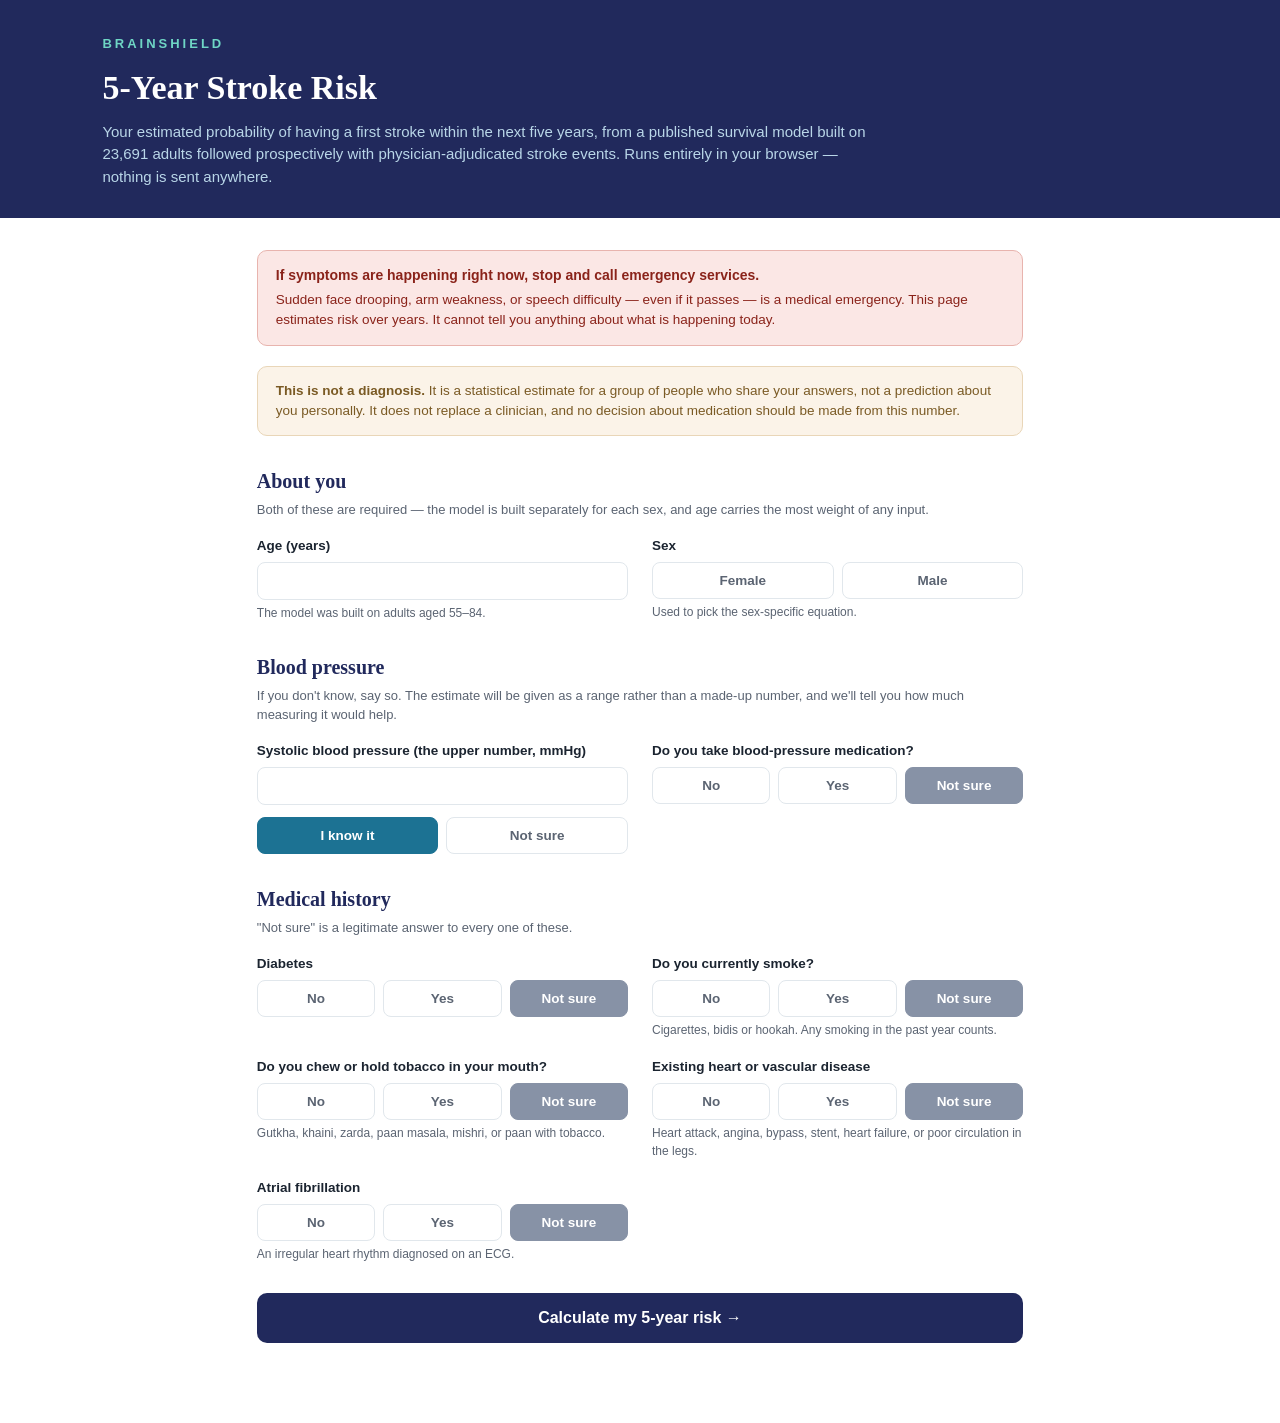
<file: src/risk5_template.html>
<!DOCTYPE html>
<html lang="en">
<head>
<meta charset="UTF-8" />
<meta name="viewport" content="width=device-width, initial-scale=1.0" />
<title>BrainShield — 5-Year Stroke Risk</title>
<style>
  :root{
    --navy:#21295C; --blue:#065A82; --teal:#1C7293; --mint:#6FD6C5;
    --ink:#1B2430; --muted:#5B6472; --card:#F2F6F8; --white:#FFFFFF;
    --danger:#B85042; --border:#E1E7EC; --amber:#8A5A00; --amberbg:#FDF2DC;
    --greenbg:#E4F3EE; --green:#1E7B5C; --redbg:#FBE7E5; --red:#96271C;
  }
  *{box-sizing:border-box;}
  body{margin:0; font-family:Calibri,"Segoe UI",Arial,sans-serif; background:var(--white); color:var(--ink); line-height:1.5;}
  header{background:var(--navy); color:var(--white); padding:34px 8vw 30px;}
  header .kicker{color:var(--mint); font-weight:700; letter-spacing:3px; font-size:13px; margin-bottom:8px;}
  header h1{font-family:Cambria,Georgia,serif; font-size:34px; margin:0 0 8px;}
  header p{color:#B9D6E8; font-size:15px; margin:0; max-width:780px;}
  main{max-width:920px; margin:0 auto; padding:32px 6vw 80px;}
  .emergency{background:#FBE7E5; border:1px solid #E8B4AE; color:#8A231A; padding:14px 18px;
    border-radius:10px; font-size:13.5px; margin-bottom:20px;}
  .emergency b{display:block; margin-bottom:4px; font-size:14px;}
  .disclaimer{background:#FBF3E8; border:1px solid #E9D6B8; color:#7A5A24; padding:14px 18px;
    border-radius:10px; font-size:13.5px; margin-bottom:30px;}
  .section{margin-bottom:30px;}
  .section h2{font-family:Cambria,Georgia,serif; font-size:20px; color:var(--navy); margin:0 0 4px;}
  .section .sub{color:var(--muted); font-size:13px; margin:0 0 16px;}
  .grid{display:grid; grid-template-columns:1fr 1fr; gap:18px 24px;}
  @media (max-width:640px){ .grid{grid-template-columns:1fr;} }
  .field{display:flex; flex-direction:column; gap:6px;}
  .field.full{grid-column:1 / -1;}
  label{font-size:13.5px; font-weight:700;}
  .hint{font-size:12px; color:var(--muted); margin-top:-2px;}
  input[type="number"]{padding:10px 12px; border:1px solid var(--border); border-radius:8px;
    font-size:14.5px; font-family:inherit; color:var(--ink); background:var(--white); width:100%;}
  input[type="number"]:focus{outline:2px solid var(--teal); outline-offset:1px;}
  input[type="number"]:disabled{background:#F4F6F8; color:#A8B0BA;}
  .toggle{display:flex; gap:8px;}
  .toggle button{flex:1; padding:10px 6px; border-radius:8px; border:1px solid var(--border);
    background:var(--white); color:var(--muted); font-family:inherit; font-size:13.5px;
    font-weight:700; cursor:pointer;}
  .toggle button.active{background:var(--teal); border-color:var(--teal); color:var(--white);}
  .toggle button.unsure.active{background:#8792A6; border-color:#8792A6;}
  #submitBtn{width:100%; padding:16px; font-size:16px; font-weight:700; color:var(--white);
    background:var(--navy); border:none; border-radius:10px; cursor:pointer; font-family:inherit;}
  #submitBtn:hover{background:#161c47;}
  #results{display:none; margin-top:36px;}
  .result-card{background:var(--card); border-radius:14px; padding:30px; text-align:center;}
  .risk-pct{font-family:Cambria,Georgia,serif; font-size:58px; font-weight:700; color:var(--navy); line-height:1.05;}
  .risk-range{font-family:Cambria,Georgia,serif; font-size:40px; font-weight:700; color:var(--navy); line-height:1.1;}
  .risk-label{font-size:14px; color:var(--muted); margin-top:6px;}
  .risk-band{display:inline-block; margin-top:14px; padding:6px 16px; border-radius:20px;
    font-size:13px; font-weight:700;}
  .plainly{margin-top:18px; font-size:14.5px; color:var(--ink); max-width:560px;
    margin-left:auto; margin-right:auto;}
  .compare{display:grid; grid-template-columns:1fr 1fr; gap:16px; margin-top:24px;}
  @media (max-width:560px){ .compare{grid-template-columns:1fr;} }
  .compare .box{background:var(--white); border:1px solid var(--border); border-radius:10px;
    padding:16px; text-align:center;}
  .compare .box .val{font-family:Cambria,Georgia,serif; font-size:26px; font-weight:700; color:var(--teal);}
  .compare .box .lbl{font-size:12.5px; color:var(--muted); margin-top:4px;}
  .panel{margin-top:22px; background:var(--white); border:1px solid var(--border);
    border-radius:12px; padding:20px;}
  .panel h3{font-family:Cambria,Georgia,serif; font-size:17px; color:var(--navy); margin:0 0 4px;}
  .panel .psub{font-size:12.5px; color:var(--muted); margin:0 0 14px;}
  .voi-row{display:flex; align-items:flex-start; gap:12px; padding:11px 0; border-top:1px solid var(--border);}
  .voi-row:first-of-type{border-top:none;}
  .voi-bar{flex:0 0 92px; height:8px; background:#E8EDF1; border-radius:4px; margin-top:6px; overflow:hidden;}
  .voi-bar i{display:block; height:100%; background:var(--teal);}
  .voi-text{flex:1; font-size:13.5px;}
  .voi-text b{color:var(--navy);}
  .voi-text .how{display:block; font-size:12.5px; color:var(--muted); margin-top:2px;}
  .voi-share{flex:0 0 52px; text-align:right; font-size:13px; font-weight:700; color:var(--teal); margin-top:2px;}
  .cf-row{padding:12px 0; border-top:1px solid var(--border); font-size:13.5px;}
  .cf-row:first-of-type{border-top:none;}
  .cf-head{display:flex; justify-content:space-between; gap:12px; align-items:baseline;}
  .cf-head b{color:var(--navy);}
  .cf-delta{font-family:Cambria,Georgia,serif; font-size:17px; font-weight:700; color:var(--green); white-space:nowrap;}
  .cf-caveat{font-size:12.5px; color:var(--muted); margin-top:3px;}
  .warnbox{margin-top:18px; background:var(--amberbg); border:1px solid #E9D6B8; color:var(--amber);
    border-radius:10px; padding:14px 16px; font-size:13px;}
  .warnbox b{display:block; margin-bottom:3px;}
  .model-badge{margin-top:28px; padding:16px 18px; border-radius:10px; background:var(--card);
    border:1px solid var(--border); font-size:12.5px; color:var(--muted); line-height:1.65;}
  .model-badge b{color:var(--navy);}
  .model-badge a{color:var(--teal);}
</style>
</head>
<body>
<header>
  <div class="kicker">BRAINSHIELD</div>
  <h1>5-Year Stroke Risk</h1>
  <p>Your estimated probability of having a first stroke within the next five years,
     from a published survival model built on 23,691 adults followed prospectively with
     physician-adjudicated stroke events. Runs entirely in your browser — nothing is sent anywhere.</p>
</header>

<main>
  <div class="emergency">
    <b>If symptoms are happening right now, stop and call emergency services.</b>
    Sudden face drooping, arm weakness, or speech difficulty — even if it passes — is a
    medical emergency. This page estimates risk over years. It cannot tell you anything
    about what is happening today.
  </div>

  <div class="disclaimer">
    <b>This is not a diagnosis.</b> It is a statistical estimate for a group of people who
    share your answers, not a prediction about you personally. It does not replace a
    clinician, and no decision about medication should be made from this number.
  </div>

  <form id="riskForm">
    <div class="section">
      <h2>About you</h2>
      <p class="sub">Both of these are required — the model is built separately for each sex,
         and age carries the most weight of any input.</p>
      <div class="grid">
        <div class="field">
          <label for="age">Age (years)</label>
          <input type="number" id="age" min="18" max="110" step="1" required />
          <span class="hint">The model was built on adults aged 55–84.</span>
        </div>
        <div class="field">
          <label>Sex</label>
          <div class="toggle" data-field="sex">
            <button type="button" data-value="women">Female</button>
            <button type="button" data-value="men">Male</button>
          </div>
          <span class="hint">Used to pick the sex-specific equation.</span>
        </div>
      </div>
    </div>

    <div class="section">
      <h2>Blood pressure</h2>
      <p class="sub">If you don't know, say so. The estimate will be given as a range rather
         than a made-up number, and we'll tell you how much measuring it would help.</p>
      <div class="grid">
        <div class="field">
          <label for="sbp">Systolic blood pressure (the upper number, mmHg)</label>
          <input type="number" id="sbp" min="70" max="260" step="1" />
          <div class="toggle" data-field="sbp_known" style="margin-top:6px;">
            <button type="button" data-value="1" class="active">I know it</button>
            <button type="button" data-value="0" class="unsure">Not sure</button>
          </div>
        </div>
        <div class="field">
          <label>Do you take blood-pressure medication?</label>
          <div class="toggle" data-field="on_htn_meds">
            <button type="button" data-value="0">No</button>
            <button type="button" data-value="1">Yes</button>
            <button type="button" data-value="null" class="unsure active">Not sure</button>
          </div>
        </div>
      </div>
    </div>

    <div class="section">
      <h2>Medical history</h2>
      <p class="sub">"Not sure" is a legitimate answer to every one of these.</p>
      <div class="grid">
        <div class="field">
          <label>Diabetes</label>
          <div class="toggle" data-field="diabetes">
            <button type="button" data-value="0">No</button>
            <button type="button" data-value="1">Yes</button>
            <button type="button" data-value="null" class="unsure active">Not sure</button>
          </div>
        </div>
        <div class="field">
          <label>Do you currently smoke?</label>
          <div class="toggle" data-field="current_smoker">
            <button type="button" data-value="0">No</button>
            <button type="button" data-value="1">Yes</button>
            <button type="button" data-value="null" class="unsure active">Not sure</button>
          </div>
          <span class="hint">Cigarettes, bidis or hookah. Any smoking in the past year counts.</span>
        </div>
        <div class="field">
          <label>Do you chew or hold tobacco in your mouth?</label>
          <div class="toggle" data-field="smokeless_tobacco">
            <button type="button" data-value="0">No</button>
            <button type="button" data-value="1">Yes</button>
            <button type="button" data-value="null" class="unsure active">Not sure</button>
          </div>
          <span class="hint">Gutkha, khaini, zarda, paan masala, mishri, or paan with tobacco.</span>
        </div>
        <div class="field">
          <label>Existing heart or vascular disease</label>
          <div class="toggle" data-field="prevalent_cvd">
            <button type="button" data-value="0">No</button>
            <button type="button" data-value="1">Yes</button>
            <button type="button" data-value="null" class="unsure active">Not sure</button>
          </div>
          <span class="hint">Heart attack, angina, bypass, stent, heart failure, or poor circulation in the legs.</span>
        </div>
        <div class="field">
          <label>Atrial fibrillation</label>
          <div class="toggle" data-field="atrial_fib">
            <button type="button" data-value="0">No</button>
            <button type="button" data-value="1">Yes</button>
            <button type="button" data-value="null" class="unsure active">Not sure</button>
          </div>
          <span class="hint">An irregular heart rhythm diagnosed on an ECG.</span>
        </div>
      </div>
    </div>

    <button type="submit" id="submitBtn">Calculate my 5-year risk →</button>
  </form>

  <div id="results">
    <div class="result-card">
      <div id="riskDisplay"></div>
      <div class="risk-label" id="riskLabel"></div>
      <div class="risk-band" id="riskBand"></div>
      <div class="plainly" id="plainly"></div>
      <div class="compare">
        <div class="box"><div class="val" id="optimalVal">—</div>
          <div class="lbl">The floor for your age: someone your age and sex with none of these risk factors and healthy blood pressure</div></div>
        <div class="box"><div class="val" id="cohortVal">—</div>
          <div class="lbl">The average person of your sex in the study population (aged 55+)</div></div>
      </div>
    </div>

    <div class="panel" id="voiPanel" style="display:none;">
      <h3>What would sharpen this estimate</h3>
      <p class="psub">You left some answers as "not sure", so the result above is a range.
         These are ranked by how much of that uncertainty each one accounts for.</p>
      <div id="voiList"></div>
    </div>

    <div class="panel" id="cfPanel" style="display:none;">
      <h3>What would change this number</h3>
      <p class="psub">Modelled effects of changing each factor, holding everything else fixed.
         These are associations measured in a cohort study, not guaranteed personal outcomes.</p>
      <div id="cfList"></div>
    </div>

    <div id="warnings"></div>

    <div class="model-badge" id="modelBadge"></div>
  </div>
</main>

<script>
/*__RISK_MODEL_DATA__*/
/*__RISK_CORE__*/

(function(){
  "use strict";
  var R = window.BrainShieldRisk;
  var state = { sex:null, sbp_known:1, on_htn_meds:null, diabetes:null,
                current_smoker:null, prevalent_cvd:null, atrial_fib:null,
                smokeless_tobacco:null };

  function parseVal(v){ return v === "null" ? null : (v === "1" ? true : (v === "0" ? false : v)); }

  document.querySelectorAll(".toggle").forEach(function(group){
    var field = group.getAttribute("data-field");
    group.querySelectorAll("button").forEach(function(btn){
      btn.addEventListener("click", function(){
        group.querySelectorAll("button").forEach(function(b){ b.classList.remove("active"); });
        btn.classList.add("active");
        state[field] = parseVal(btn.getAttribute("data-value"));
        if (field === "sbp_known"){
          var input = document.getElementById("sbp");
          var known = btn.getAttribute("data-value") === "1";
          input.disabled = !known;
          if (!known) input.value = "";
        }
      });
    });
  });

  function fmt(x){ return x.toFixed(x < 1 ? 2 : 1) + "%"; }

  /* Bands compare against a same-age, same-sex person with no risk factors, NOT against
     the cohort average. The cohort average is an all-ages-55+ figure, so calling it
     "average for your age group" would be false for anyone far from the cohort mean age. */
  function bandFor(pct, optimalPct){
    var ratio = optimalPct > 0 ? pct / optimalPct : 1;
    if (ratio < 1.25) return ["Close to the floor for your age", "greenbg", "green"];
    if (ratio < 2.0)  return ["Moderately above the floor for your age", "amberbg", "amber"];
    return ["Well above the floor for your age", "redbg", "red"];
  }

  document.getElementById("riskForm").addEventListener("submit", function(e){
    e.preventDefault();
    var age = parseFloat(document.getElementById("age").value);
    if (!state.sex){ alert("Please select a sex — the model uses a different equation for each."); return; }
    if (!age){ alert("Please enter your age."); return; }

    var sbpRaw = document.getElementById("sbp").value;
    var sbp = (state.sbp_known && sbpRaw !== "") ? parseFloat(sbpRaw) : null;

    var profile = {
      age: age, sex: state.sex, sbp: sbp,
      on_htn_meds: state.on_htn_meds, diabetes: state.diabetes,
      current_smoker: state.current_smoker, prevalent_cvd: state.prevalent_cvd,
      atrial_fib: state.atrial_fib, smokeless_tobacco: state.smokeless_tobacco
    };

    var est = R.estimate(profile, { n: 20000 });
    var cohort = 100 * RISK_MODEL.sets[RISK_MODEL.default_set].sexes[state.sex].cohort_avg_5yr_risk;
    var optimal = { age: age, sex: state.sex, sbp: 110, on_htn_meds:false, diabetes:false,
                    current_smoker:false, prevalent_cvd:false, atrial_fib:false,
                    smokeless_tobacco:false };

    // headline
    var disp = document.getElementById("riskDisplay");
    var label = document.getElementById("riskLabel");
    if (est.is_certain){
      disp.innerHTML = '<div class="risk-pct">' + fmt(est.point_pct) + '</div>';
      label.textContent = "estimated probability of a first stroke in the next 5 years";
    } else {
      disp.innerHTML = '<div class="risk-range">' + fmt(est.low_pct) + " – " + fmt(est.high_pct) + '</div>';
      label.textContent = "likely range for your 5-year stroke risk, given what you told us";
    }

    var optimalPct = 100 * R.risk(optimal);
    var b = bandFor(est.point_pct, optimalPct);
    var band = document.getElementById("riskBand");
    band.textContent = b[0];
    band.style.background = getComputedStyle(document.documentElement).getPropertyValue("--" + b[1]);
    band.style.color = getComputedStyle(document.documentElement).getPropertyValue("--" + b[2]);

    // plain-language reading
    var per1000 = Math.round(est.point_pct * 10);
    var plain = "Out of 1,000 people who answered exactly as you did, about <b>" + per1000 +
      "</b> would be expected to have a stroke in the next five years, and about <b>" +
      (1000 - per1000) + "</b> would not.";
    if (!est.is_certain){
      plain += " Because some answers were “not sure”, the honest answer is a range, not a single figure.";
    }
    document.getElementById("plainly").innerHTML = plain;

    // comparisons
    document.getElementById("optimalVal").textContent = fmt(optimalPct);
    document.getElementById("cohortVal").textContent = fmt(cohort);

    // value of information
    var voiPanel = document.getElementById("voiPanel");
    if (est.value_of_information && est.value_of_information.length){
      var html = "";
      est.value_of_information.forEach(function(r){
        var sharePct = Math.round(100 * r.variance_share);
        html += '<div class="voi-row">' +
          '<div class="voi-bar"><i style="width:' + Math.max(2, sharePct) + '%"></i></div>' +
          '<div class="voi-share">' + sharePct + '%</div>' +
          '<div class="voi-text">Find out <b>' + r.label + '</b>' +
          '<span class="how">' + r.how_to_find_out + '</span></div></div>';
      });
      document.getElementById("voiList").innerHTML = html;
      voiPanel.style.display = "block";
    } else voiPanel.style.display = "none";

    // counterfactuals — only meaningful with a complete profile
    var cfPanel = document.getElementById("cfPanel");
    if (est.is_certain){
      var cf = R.counterfactuals(profile);
      if (cf.options.length){
        var h = "";
        cf.options.forEach(function(o){
          h += '<div class="cf-row"><div class="cf-head"><b>' + o.change + '</b>';
          if (o.absolute_reduction_pct_points !== null){
            h += '<span class="cf-delta">' + fmt(o.new_risk_pct) + '</span>';
          }
          h += '</div>';
          if (o.absolute_reduction_pct_points !== null){
            h += '<div class="cf-caveat">Would lower the estimate by ' +
              o.absolute_reduction_pct_points.toFixed(2) + ' percentage points (' +
              Math.round(100 * o.relative_reduction) + '% lower). ' + (o.caveat || "") + '</div>';
          } else if (o.caveat){
            h += '<div class="cf-caveat">' + o.caveat + '</div>';
          }
          h += '</div>';
        });
        document.getElementById("cfList").innerHTML = h;
        cfPanel.style.display = "block";
      } else cfPanel.style.display = "none";
    } else cfPanel.style.display = "none";

    // warnings
    var w = "";
    est.applicability.notes.forEach(function(n){
      w += '<div class="warnbox"><b>Worth knowing</b>' + n + '</div>';
    });
    if (est.applicability.status === "extrapolation"){
      w += '<div class="warnbox"><b>Outside the model’s validated range</b>' +
        'Every person used to build this model was 55 or older. Below that age, absolute ' +
        '5-year stroke risk is genuinely very low, and the figure above is an extrapolation ' +
        'rather than a calibrated probability. Treat it as a direction, not a number.</div>';
    }
    document.getElementById("warnings").innerHTML = w;

    // provenance
    var cs = RISK_MODEL.sets[RISK_MODEL.default_set];
    document.getElementById("modelBadge").innerHTML =
      "<b>How this number was produced.</b> Cox proportional-hazards survival model, " +
      "risk = 1 − S₀(5)^exp(LP − M). Coefficients: " + cs.label + ". " +
      "Source: " + RISK_MODEL.citation.paper + " " +
      "(<a href='" + RISK_MODEL.citation.open_access_full_text + "' target='_blank' rel='noopener'>open access</a>). " +
      "Published discrimination for this model family is a c-statistic of 0.62–0.78 depending " +
      "on cohort and sex — useful for ranking, far from certainty for any individual. " +
      "Calibration is meaningfully worse in Black participants than white participants in the " +
      "source data, so the number shown will be less accurate for some people than others. " +
      "Every coefficient is traceable to a published table in <code>src/risk/coefficients.json</code>.";

    document.getElementById("results").style.display = "block";
    document.getElementById("results").scrollIntoView({ behavior:"smooth" });
  });
})();
</script>
</body>
</html>
</file>
